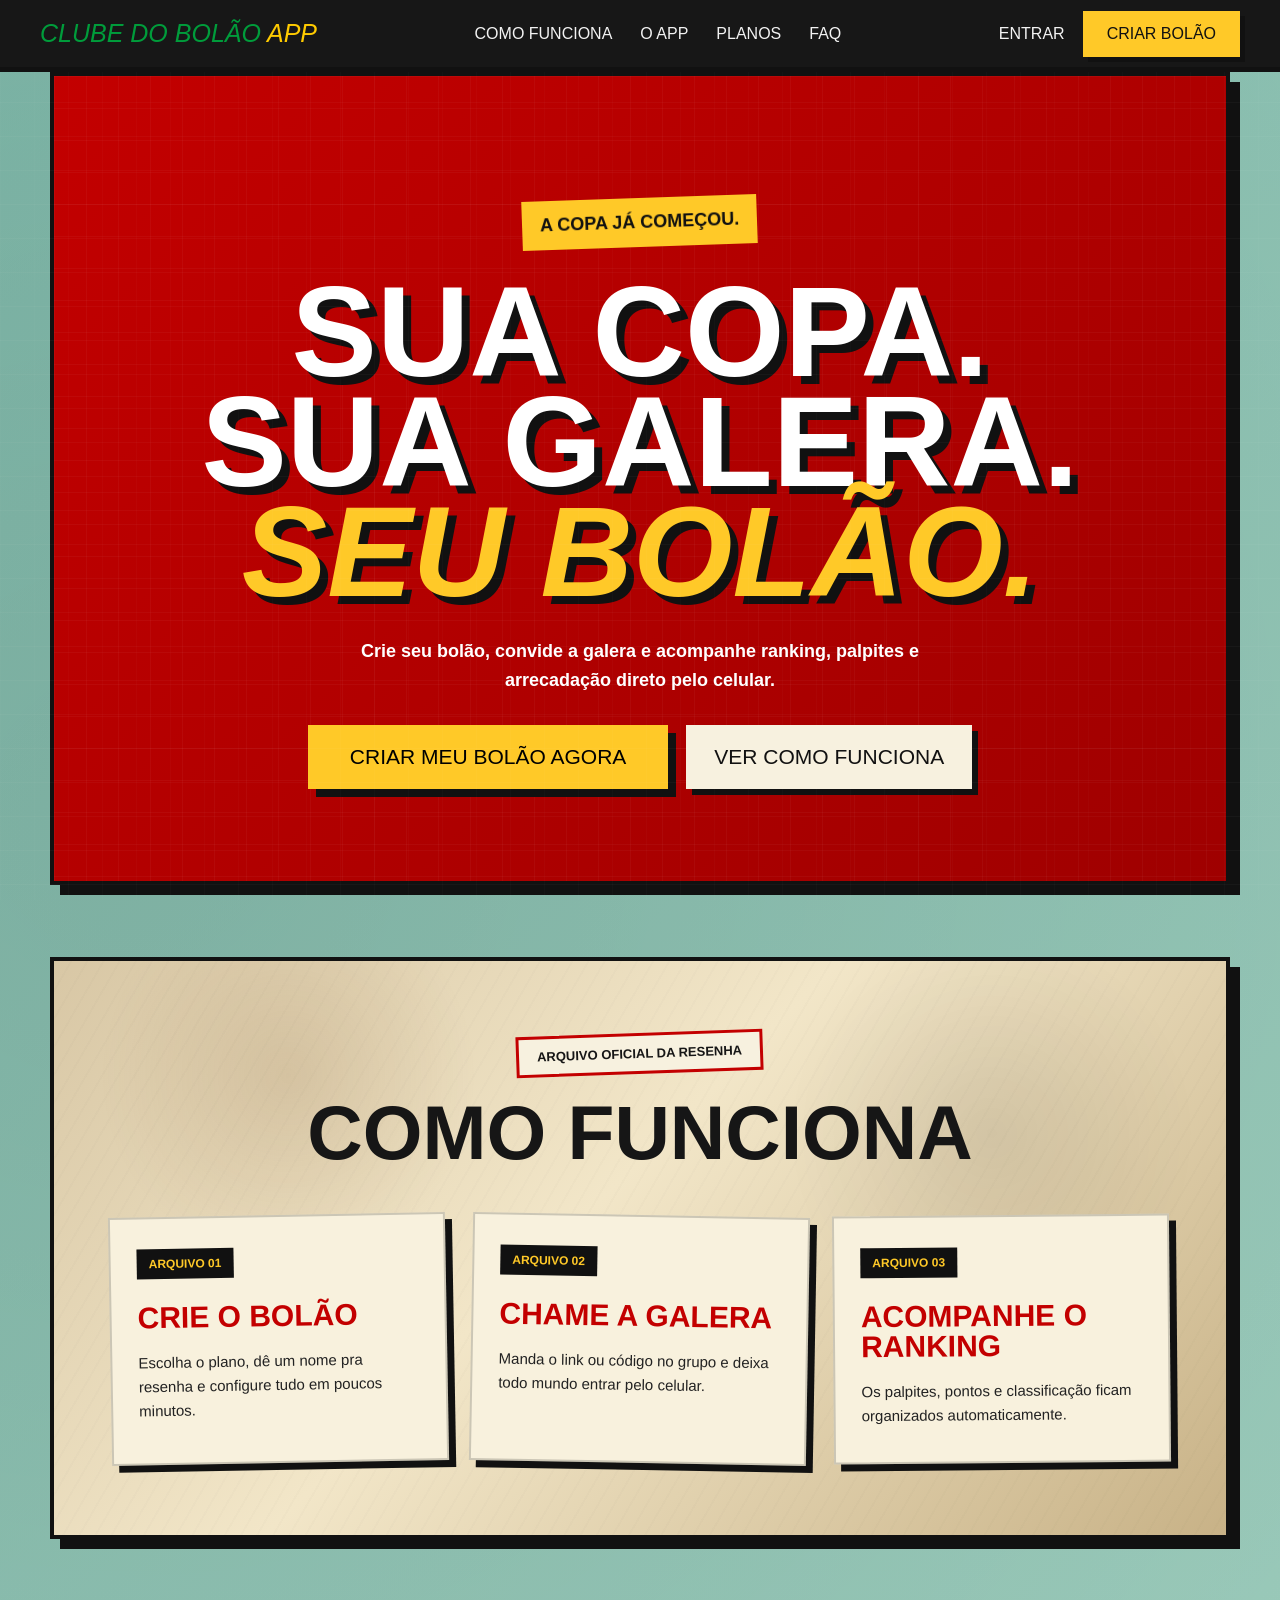
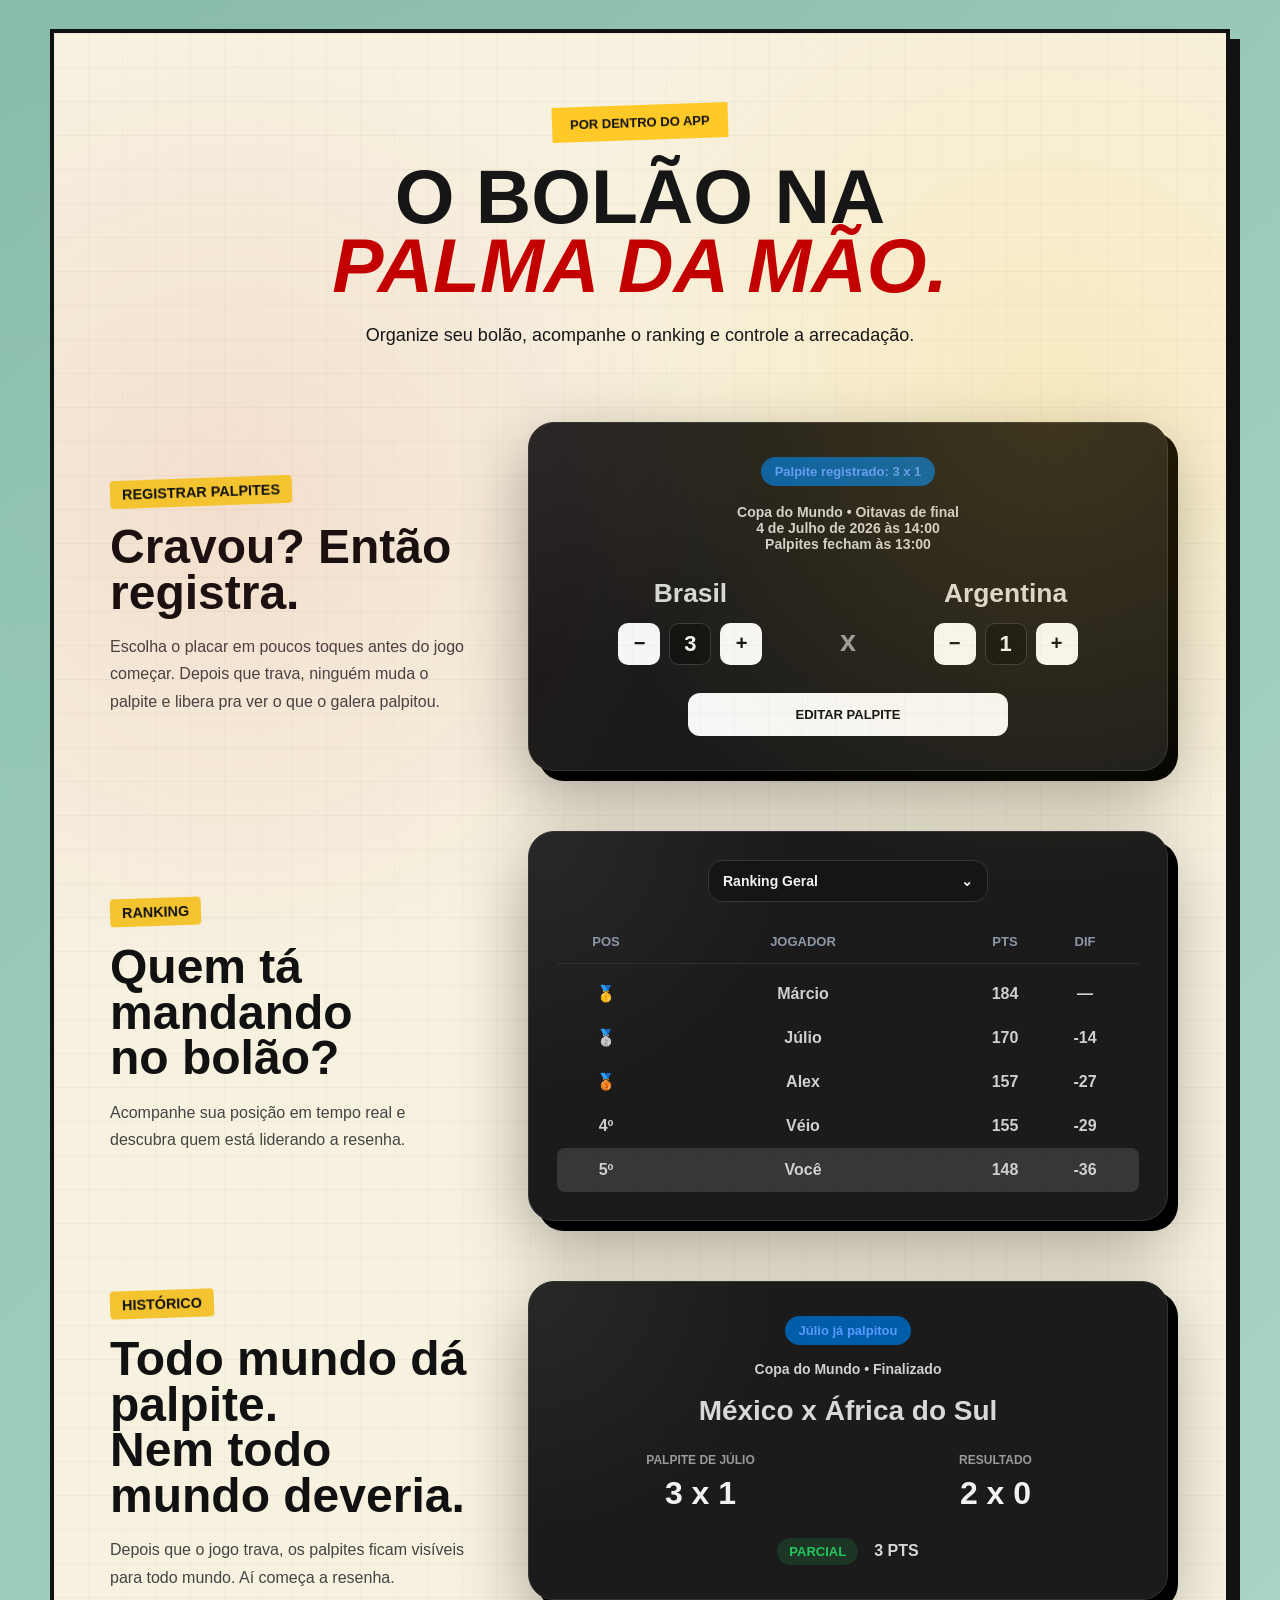
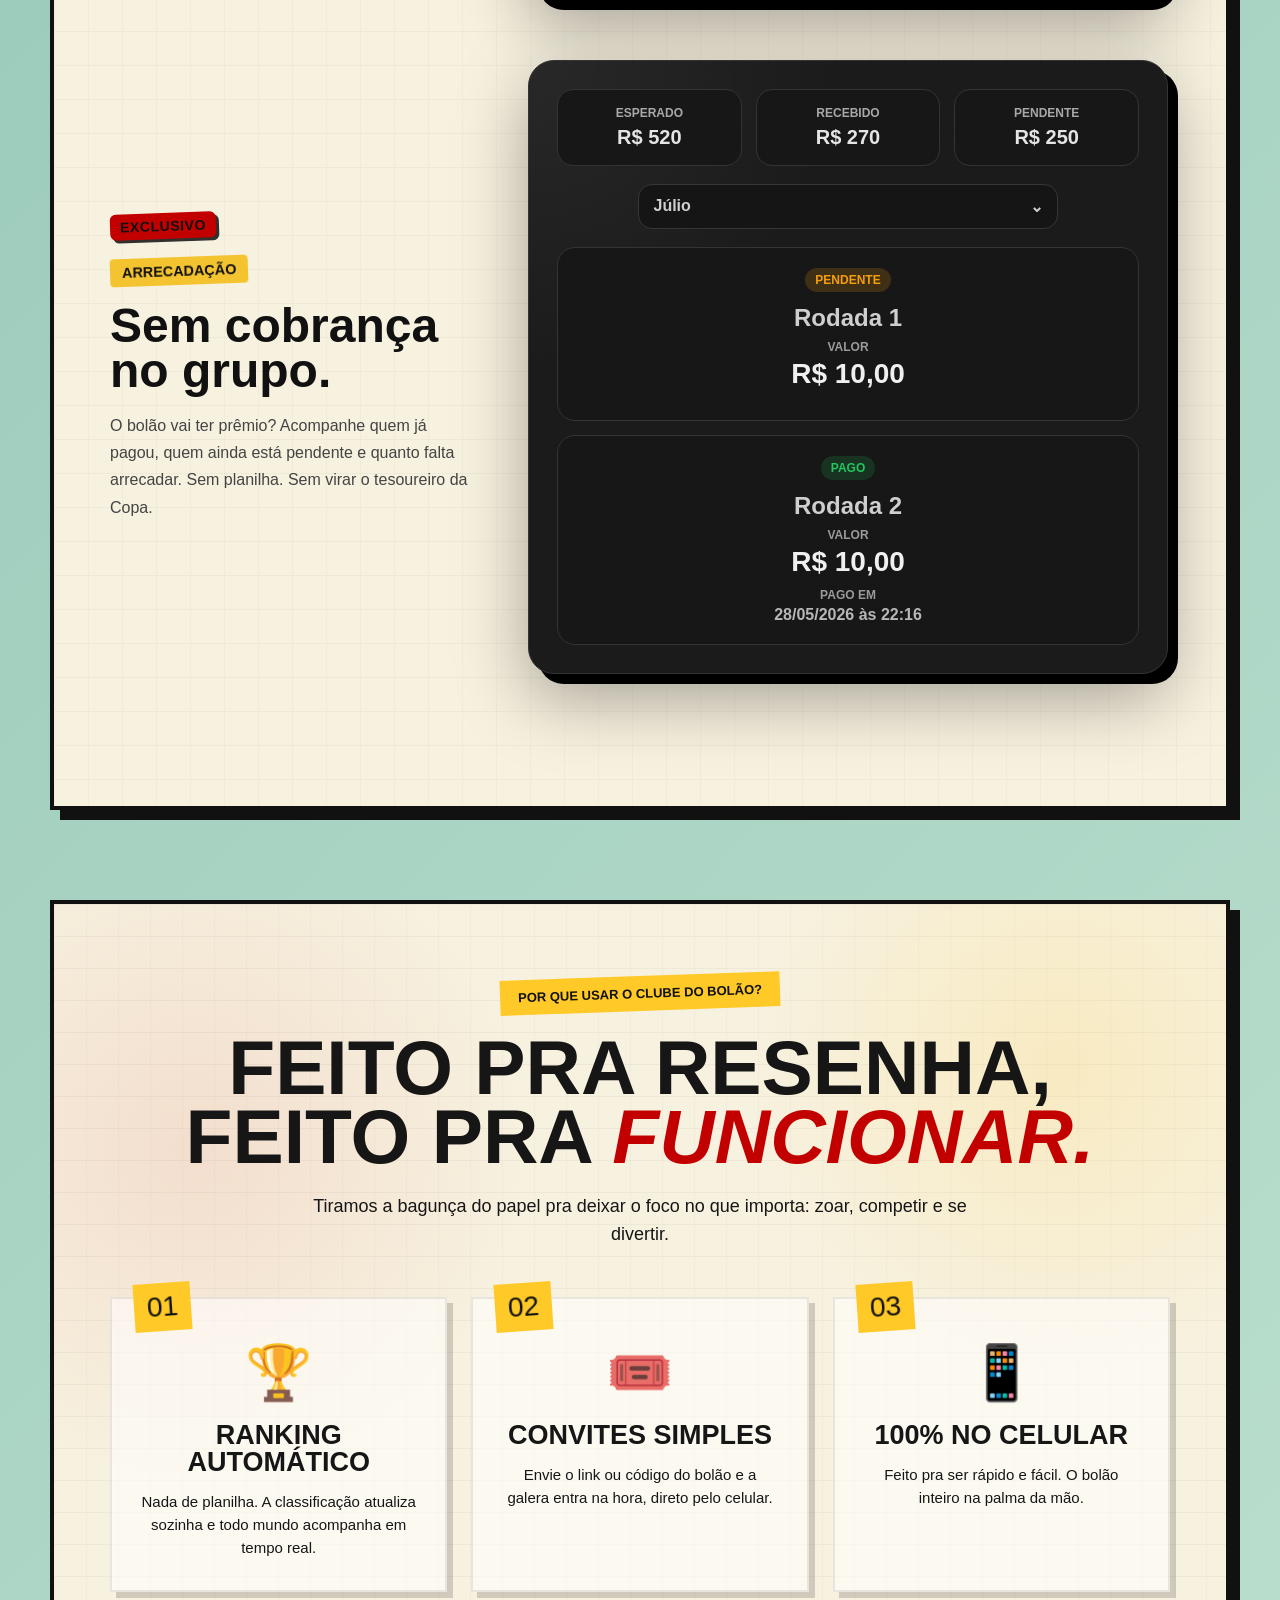
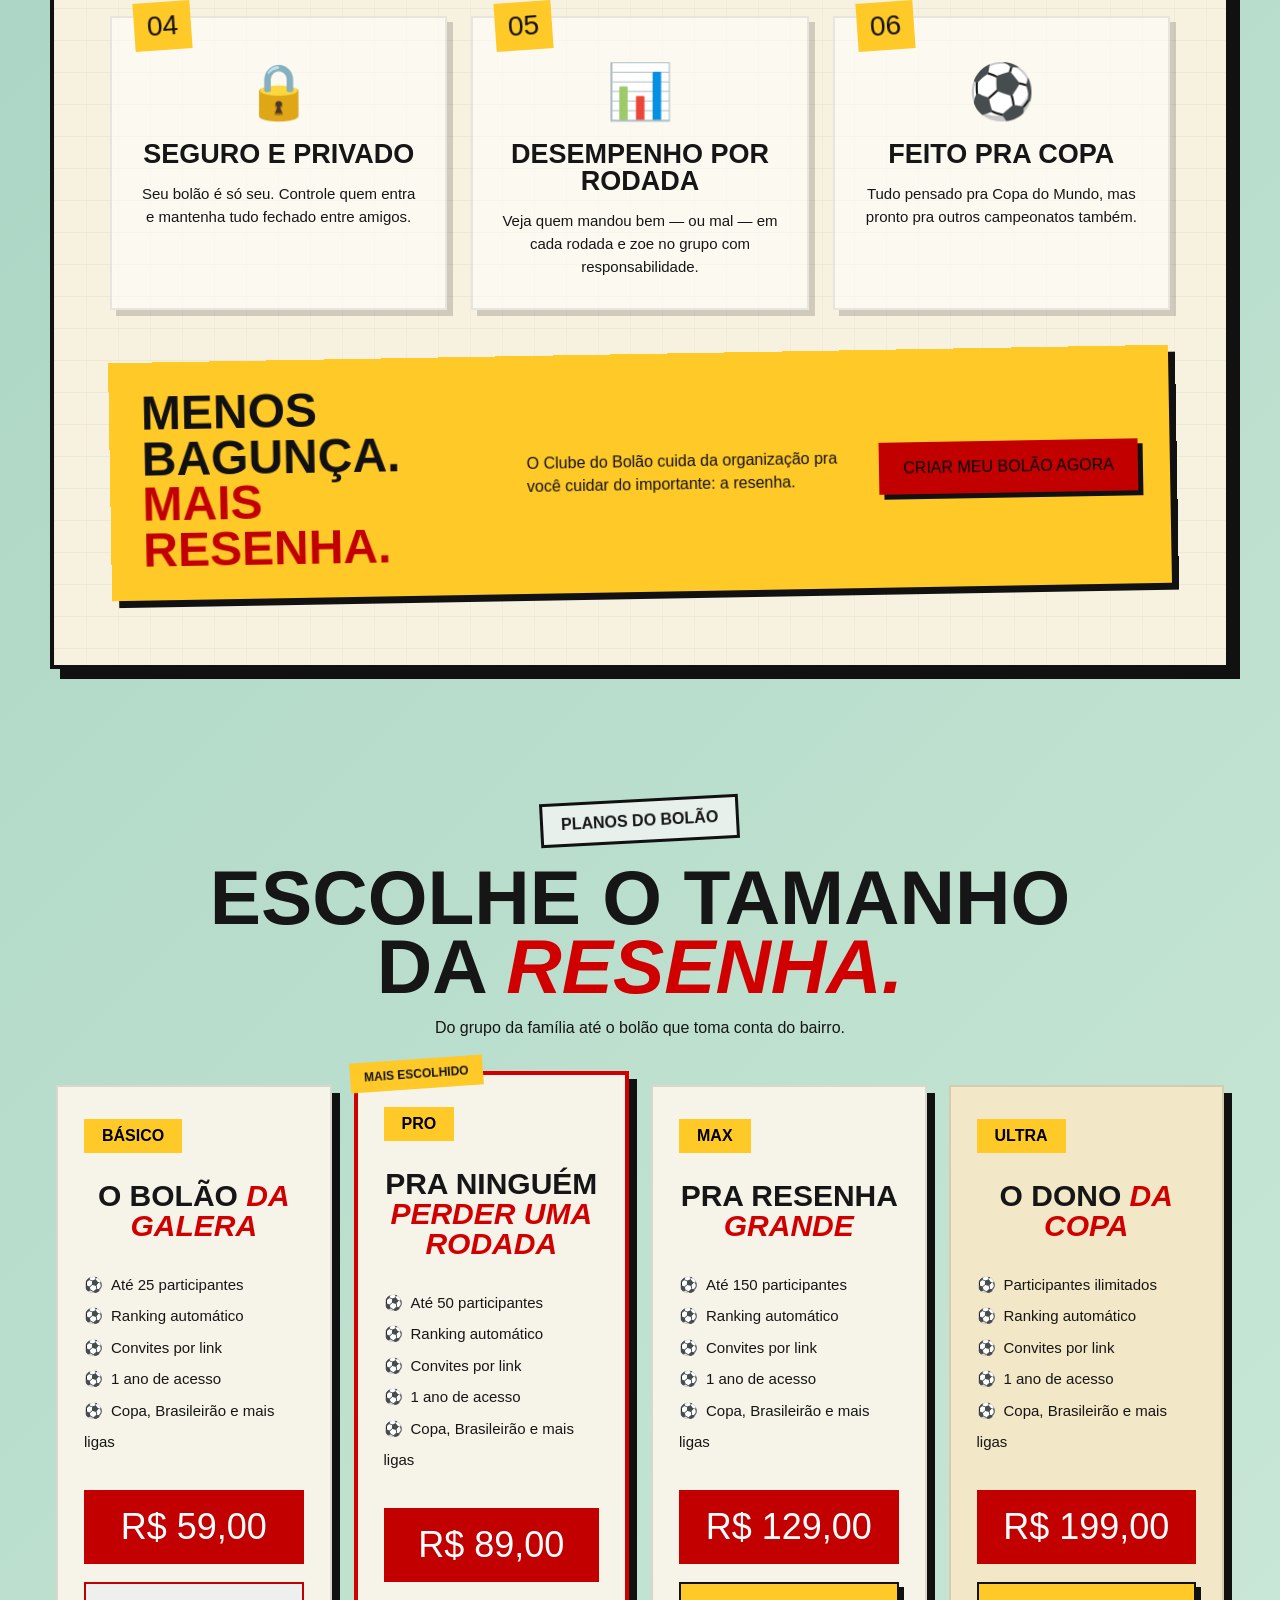
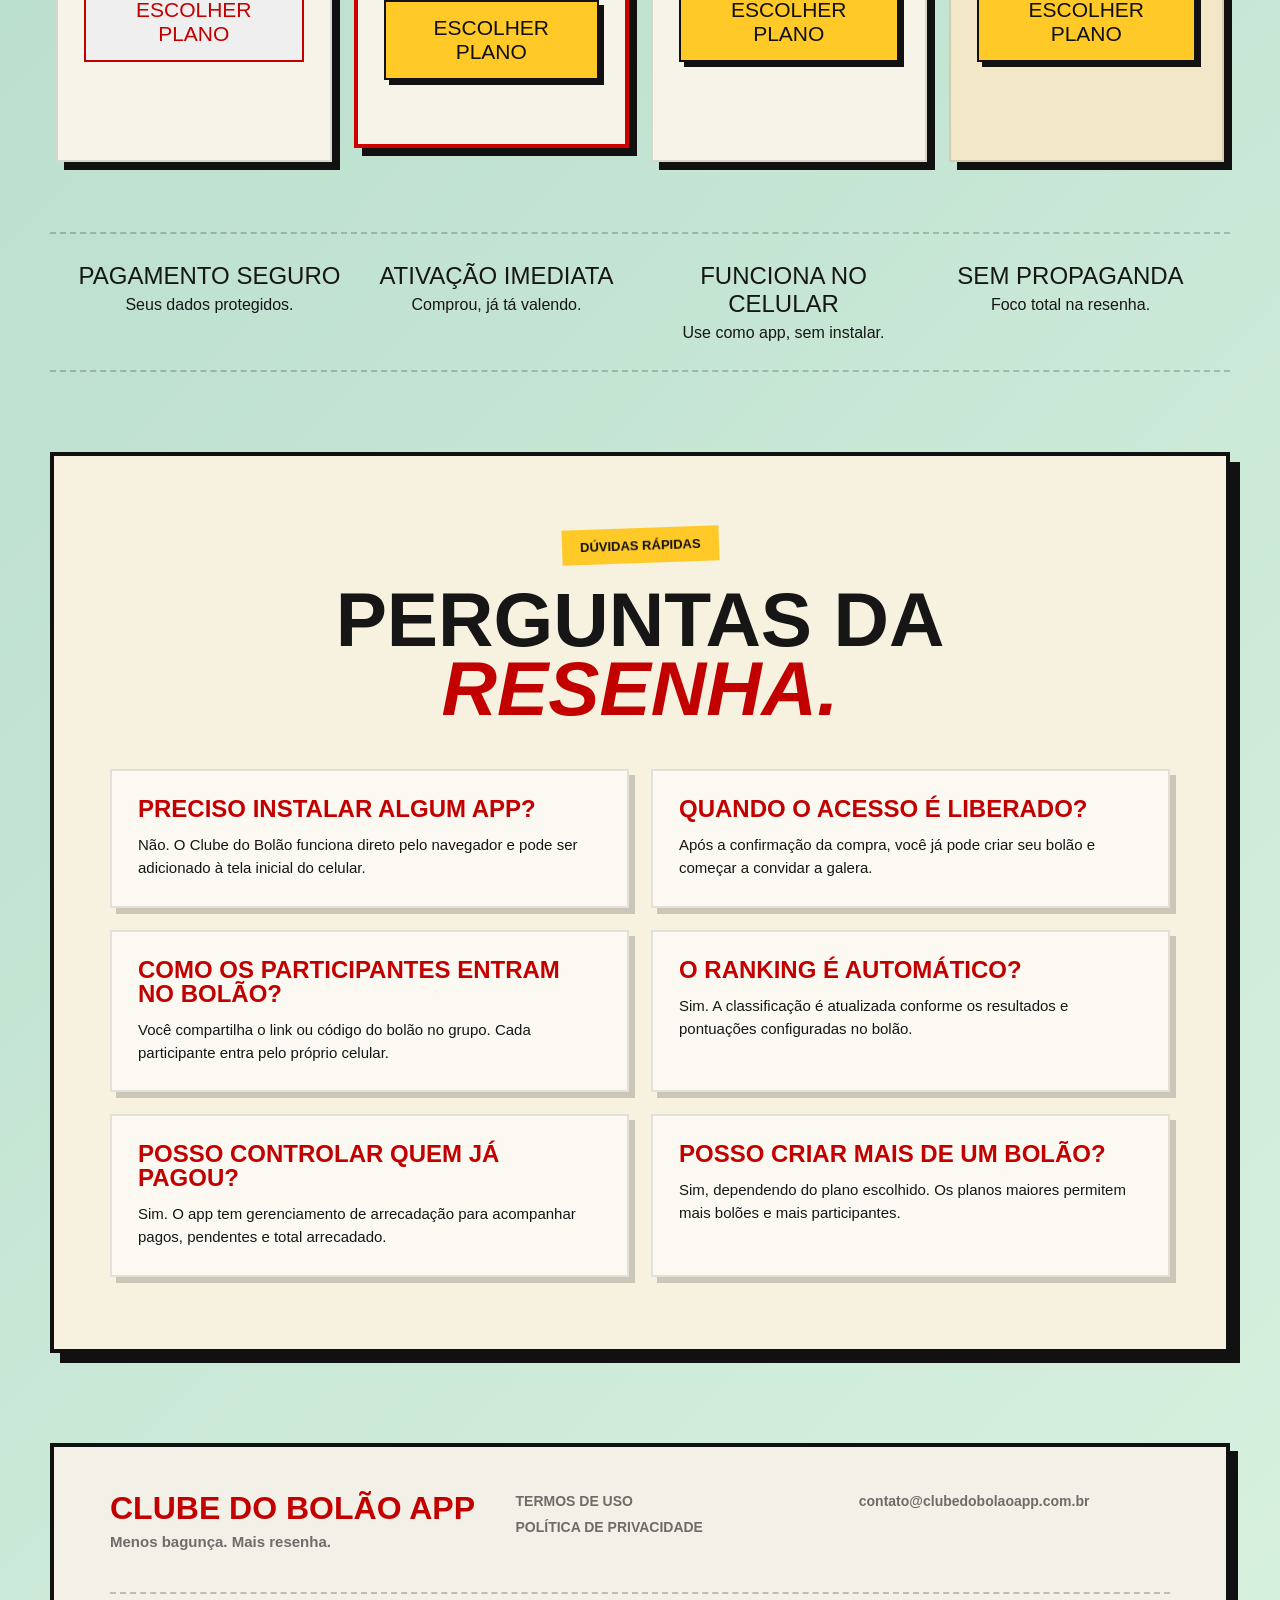
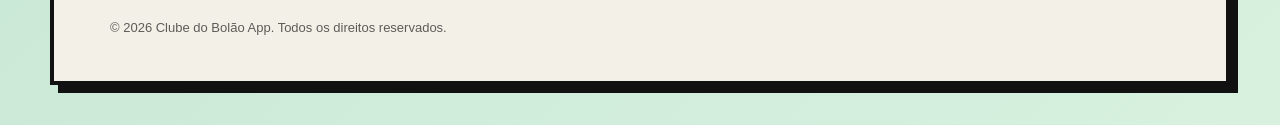
<file: index.html>
<!DOCTYPE html>
<html lang="pt-BR">
<head>
  <meta charset="UTF-8" />
  <meta name="viewport" content="width=device-width, initial-scale=1.0" />

  <title>Clube do Bolão App | Crie seu bolão da Copa</title>

  <meta
    name="description"
    content="Crie seu bolão da Copa, convide a galera, acompanhe ranking automático e controle a arrecadação direto pelo celular."
  />

  <meta name="robots" content="index, follow" />

  <meta property="og:title" content="Clube do Bolão App | O jogo começa no grupo" />
  <meta
    property="og:description"
    content="Organize seu bolão, chame a galera e acompanhe tudo sem bagunça."
  />
  <meta property="og:type" content="website" />
  <meta property="og:url" content="https://clubedobolaoapp.com.br" />
  <meta property="og:image" content="https://clubedobolaoapp.com.br/assets/og-image.png" />

  <link rel="icon" href="./assets/favicon.png" />
  <link rel="stylesheet" href="style.css" />

  <!-- Meta Pixel Code -->
  <script>
  !function(f,b,e,v,n,t,s)
  {if(f.fbq)return;n=f.fbq=function(){n.callMethod?
  n.callMethod.apply(n,arguments):n.queue.push(arguments)};
  if(!f._fbq)f._fbq=n;n.push=n;n.loaded=!0;n.version='2.0';
  n.queue=[];t=b.createElement(e);t.async=!0;
  t.src=v;s=b.getElementsByTagName(e)[0];
  s.parentNode.insertBefore(t,s)}(window, document,'script',
  'https://connect.facebook.net/en_US/fbevents.js');
  fbq('init', '1551832153314438');
  fbq('track', 'PageView');
  </script>
  <noscript><img height="1" width="1" style="display:none"
  src="https://www.facebook.com/tr?id=1551832153314438&ev=PageView&noscript=1"
  /></noscript>
  <!-- End Meta Pixel Code -->  

</head>

<body>
<header class="header">
  <a class="logo" href="#">
    <span class="logo-clube">Clube do</span>
    <span class="logo-bolao">Bolão</span>
    <span class="logo-app">App</span>
  </a>

  <nav class="top-nav">
    <a href="#como-funciona">Como funciona</a>
    <a href="#app">O app</a>
    <a href="#planos">Planos</a>
    <a href="#faq">FAQ</a>
  </nav>

  <div class="header-actions">
    <a class="login-link" href="https://app.clubedobolaoapp.com.br/login">Entrar</a>
    <a class="header-cta" href="#planos">Criar bolão</a>
  </div>
</header>

<section class="hero hero-clean">
  <div class="hero-clean-inner">
    <p class="hero-kicker">A Copa já começou.</p>

    <h1>
      Sua Copa.<br />
      Sua Galera.<br />
      <span>Seu Bolão.</span>
    </h1>

    <p class="hero-clean-subtitle">
      Crie seu bolão, convide a galera e acompanhe ranking, palpites e arrecadação direto pelo celular.
    </p>

    <div class="hero-clean-actions">
      <a class="main-cta" href="#planos">CRIAR MEU BOLÃO AGORA</a>
      <a class="secondary-cta" href="#app">Ver como funciona</a>
    </div>
  </div>
</section>

<!--

<section class="cinematic-cta">
  <div class="cta-photo-card">
    <div class="tape tape-top"></div>

    <img
        src="./assets/hero-boteco.png"
        alt="Boteco com faixa do Clube do Bolão App"
    />

    
  </div>

  <div class="cinematic-copy">
    <p class="cta-kicker">A Copa vai começar.</p>

    <h2>
      Sua Copa.<br />
      Sua Galera.<br />
      Seu Bolão.
      
    </h2>

    <p class="cta-text">
      Crie seu bolão, convide a galera e deixa que o app faz o resto.
    </p>

    <a href="#planos" class="cinematic-button">
      Criar meu bolão agora
    </a>
  </div>
</section>

-->

<section class="how-it-works" id="como-funciona">
  <p class="archive-label">Arquivo oficial da resenha</p>

  <h2>
    Como funciona<br />

  </h2>

  <div class="steps-grid">
    <article class="step-card">
      <span class="file-code">ARQUIVO 01</span>
      <strong>Crie o bolão</strong>
      <p>Escolha o plano, dê um nome pra resenha e configure tudo em poucos minutos.</p>
    </article>

    <article class="step-card">
      <span class="file-code">ARQUIVO 02</span>
      <strong>Chame a galera</strong>
      <p>Manda o link ou código no grupo e deixa todo mundo entrar pelo celular.</p>
    </article>

    <article class="step-card">
      <span class="file-code">ARQUIVO 03</span>
      <strong>Acompanhe o ranking</strong>
      <p>Os palpites, pontos e classificação ficam organizados automaticamente.</p>
    </article>
  </div>
</section>

<section class="app-preview-section" id="app">
  <p class="app-preview-label">Por dentro do app</p>

  <h2>
    O bolão na<br />
    <span>palma da mão.</span>
  </h2>

  <p class="app-preview-subtitle">
    Organize seu bolão, acompanhe o ranking e controle a arrecadação.
  </p>
<!--
  <div class="app-preview-grid">
    <article class="app-screen-card">
      <div class="phone-frame">
        <img src="./assets/screen-meus-boloes.png" alt="Tela Meus Bolões" />
      </div>

      <h3>Meus bolões</h3>
      <p>Crie e acompanhe todos os seus bolões em um único lugar.</p>
    </article>

    <article class="app-screen-card">
      <div class="phone-frame">
        <img src="./assets/screen-ranking.png" alt="Tela de Ranking" />
      </div>

      <h3>Ranking automático</h3>
      <p>Pontuação atualizada automaticamente.</p>
    </article>

    <article class="app-screen-card featured-screen">
      <span class="exclusive-tag">Exclusivo</span>

      <div class="phone-frame">
        <img src="./assets/screen-arrecadacao.png" alt="Tela de Arrecadação" />
      </div>

      <h3>Controle a arrecadação</h3>
      <p>Chega de cobrança no grupo e planilha improvisada.</p>
    </article>
  </div>

  -->

<div class="app-experience-grid">
  <div class="experience-block">

  <div class="experience-copy">
    <span class="feature-label">
  REGISTRAR Palpites
</span>

    <h3>Cravou? Então registra.</h3>

    <p>
      Escolha o placar em poucos toques antes do jogo começar.
      Depois que trava, ninguém muda o palpite e libera pra ver o que o galera palpitou.
    </p>
  </div>

  <div class="prediction-card">

    <div class="prediction-status">
      Palpite registrado: 3 x 1
    </div>

    <div class="prediction-meta">
      Copa do Mundo • Oitavas de final<br>
      4 de Julho de 2026 às 14:00<br>
      Palpites fecham às 13:00
    </div>

    <div class="prediction-match">

      <div class="team-side">
        <div class="team-name">Brasil</div>

        <div class="score-control">
          <span class="score-btn">−</span>
          <span class="score-number">3</span>
          <span class="score-btn">+</span>
        </div>
      </div>
      
      <div class="versus">x</div>

      <div class="team-side">
        <div class="team-name">Argentina</div>

        <div class="score-control">
          <span class="score-btn">−</span>
          <span class="score-number">1</span>
          <span class="score-btn">+</span>
        </div>

       
      </div>

       
    </div>
  <div class="prediction-cta">
  Editar palpite
  </div>

  </div>

</div>

<div class="experience-block">

  <div class="experience-copy">

    <span class="feature-label">
      RANKING
    </span>

    <h3>
      Quem tá mandando<br>
      no bolão?
    </h3>

    <p>
      Acompanhe sua posição em tempo real e descubra
      quem está liderando a resenha.
    </p>

  </div>

  <div class="ranking-card">

    <div class="ranking-select">
      <span>Ranking Geral</span>
      <span>⌄</span>
    </div>

    <div class="ranking-table">

      <div class="ranking-row ranking-header">
        <div>POS</div>
        <div>JOGADOR</div>
        <div>PTS</div>
        <div>DIF</div>
      </div>

      <div class="ranking-row">
        <div>🥇</div>
        <div>Márcio</div>
        <div>184</div>
        <div>—</div>
      </div>

      <div class="ranking-row">
        <div>🥈</div>
        <div>Júlio</div>
        <div>170</div>
        <div>-14</div>
      </div>

      <div class="ranking-row">
        <div>🥉</div>
        <div>Alex</div>
        <div>157</div>
        <div>-27</div>
      </div>

      <div class="ranking-row">
        <div>4º</div>
        <div>Véio</div>
        <div>155</div>
        <div>-29</div>
      </div>

      <div class="ranking-row current-user">
        <div>5º</div>
        <div>Você</div>
        <div>148</div>
        <div>-36</div>
      </div>

    </div>

  </div>

</div>

<div class="experience-block">

  <div class="experience-copy">
    <span class="feature-label">HISTÓRICO</span>

    <h3>
      Todo mundo dá palpite.<br>
      Nem todo mundo deveria.
    </h3>

    <p>
      Depois que o jogo trava, os palpites ficam visíveis para todo mundo.
      Aí começa a resenha.
    </p>
  </div>

  <div class="history-card">

    <div class="history-pill">
      Júlio já palpitou
    </div>

    <div class="history-meta">
      Copa do Mundo • Finalizado
    </div>

    <div class="history-match">
      México x África do Sul
    </div>

    <div class="history-scores">
      <div class="history-score">
        <span>Palpite de Júlio</span>
        <strong>3 x 1</strong>
      </div>

      <div class="history-score">
        <span>Resultado</span>
        <strong>2 x 0</strong>
      </div>
    </div>

    <div class="history-result">
      <span>PARCIAL</span>
      <strong>3 PTS</strong>
    </div>

  </div>

</div>

<div class="experience-block">

  <div class="experience-copy">
    <span class="exclusive-badge">EXCLUSIVO</span> <br>
    <br>
    <span class="feature-label">ARRECADAÇÃO</span>

    <h3>
      Sem cobrança<br>
      no grupo.
    </h3>

    <p>
      O bolão vai ter prêmio? Acompanhe quem já pagou, quem ainda está pendente e quanto falta arrecadar.
      Sem planilha. Sem virar o tesoureiro da Copa.
    </p>
  </div>

  <div class="payments-card">

    <div class="payments-summary">
      <div class="payments-summary-card">
        <span>Esperado</span>
        <strong>R$ 520</strong>
      </div>

      <div class="payments-summary-card">
        <span>Recebido</span>
        <strong>R$ 270</strong>
      </div>

      <div class="payments-summary-card">
        <span>Pendente</span>
        <strong>R$ 250</strong>
      </div>
    </div>

    <div class="payments-select">
      <span>Júlio</span>
      <span>⌄</span>
    </div>

    <div class="payments-item">
      <span class="payments-badge pending">PENDENTE</span>
      <h4>Rodada 1</h4>

      <div class="payments-label">Valor</div>
      <div class="payments-value">R$ 10,00</div>
    </div>

    <div class="payments-item">
      <span class="payments-badge paid">PAGO</span>
      <h4>Rodada 2</h4>

      <div class="payments-label">Valor</div>
      <div class="payments-value">R$ 10,00</div>

      <div class="payments-label">Pago em</div>
      <div class="payments-date">28/05/2026 às 22:16</div>
    </div>

  </div>

</div>


</section>

<section class="features-section" id="recursos">
  <p class="features-label">Por que usar o Clube do Bolão?</p>

  <h2>
    Feito pra resenha,<br />
    feito pra <span>funcionar.</span>
  </h2>

  <p class="features-subtitle">
    Tiramos a bagunça do papel pra deixar o foco no que importa: zoar, competir e se divertir.
  </p>

  <div class="features-grid">
    <article class="feature-card">
      <span class="feature-number">01</span>
      <div class="feature-icon">🏆</div>
      <h3>Ranking automático</h3>
      <p>Nada de planilha. A classificação atualiza sozinha e todo mundo acompanha em tempo real.</p>
    </article>

    <article class="feature-card">
      <span class="feature-number">02</span>
      <div class="feature-icon">🎟️</div>
      <h3>Convites simples</h3>
      <p>Envie o link ou código do bolão e a galera entra na hora, direto pelo celular.</p>
    </article>

    <article class="feature-card">
      <span class="feature-number">03</span>
      <div class="feature-icon">📱</div>
      <h3>100% no celular</h3>
      <p>Feito pra ser rápido e fácil. O bolão inteiro na palma da mão.</p>
    </article>

    <article class="feature-card">
      <span class="feature-number">04</span>
      <div class="feature-icon">🔒</div>
      <h3>Seguro e privado</h3>
      <p>Seu bolão é só seu. Controle quem entra e mantenha tudo fechado entre amigos.</p>
    </article>

    <article class="feature-card">
      <span class="feature-number">05</span>
      <div class="feature-icon">📊</div>
      <h3>Desempenho por rodada</h3>
      <p>Veja quem mandou bem — ou mal — em cada rodada e zoe no grupo com responsabilidade.</p>
    </article>

    <article class="feature-card">
      <span class="feature-number">06</span>
      <div class="feature-icon">⚽</div>
      <h3>Feito pra Copa</h3>
      <p>Tudo pensado pra Copa do Mundo, mas pronto pra outros campeonatos também.</p>
    </article>
  </div>

  <div class="features-banner">
    <strong>Menos bagunça. <span>Mais resenha.</span></strong>
    <p>O Clube do Bolão cuida da organização pra você cuidar do importante: a resenha.</p>
    <a href="#planos">Criar meu bolão agora</a>
  </div>
</section>

<!--

  <main>
    <section class="hero">
      <div class="stamp">O jogo começa no grupo.</div>

      <h1>
        Vive a paixão<br />
        <span>da resenha</span>
      </h1>

      <p>
        Organize seu bolão, convide a galera e acompanhe tudo sem bagunça.
      </p>

      <a class="main-cta" href="#planos">Começar agora</a>
    </section>

    -->

   <section class="pricing" id="planos">
  <p class="section-label">Planos do bolão</p>

  <h2>
    Escolhe o tamanho<br />
    da <span>resenha.</span>
  </h2>

  <p class="section-subtitle">
    Do grupo da família até o bolão que toma conta do bairro.
  </p>

  <div class="plans-grid">
    <article class="plan-card">
      <h3>Básico</h3>
      <h4>O bolão <span>da galera</span></h4>
      <ul>
        <li>Até 25 participantes</li>
        <li>Ranking automático</li>
        <li>Convites por link</li>
        <li>1 ano de acesso</li>
        <li>Copa, Brasileirão e mais ligas</li>
      </ul>
      <div class="price">R$ 59,00</div>
      <button type="button" class="plan-button" onclick="prepararCheckout('basic', this)">
  ESCOLHER PLANO
</button>

<div class="checkout-area"></div>
    </article>

    <article class="plan-card featured">
      <div class="badge">Mais escolhido</div>
      <h3>Pro</h3>
      <h4>Pra ninguém <span>perder uma rodada</span></h4>
      <ul>
        <li>Até 50 participantes</li>
        <li>Ranking automático</li>
        <li>Convites por link</li>
        <li>1 ano de acesso</li>
        <li>Copa, Brasileirão e mais ligas</li>
      </ul>
      <div class="price">R$ 89,00</div>
      <button type="button" class="plan-button yellow" onclick="prepararCheckout('pro', this)">
  ESCOLHER PLANO
</button>

<div class="checkout-area"></div>
    </article>

    <article class="plan-card">
      <h3>Max</h3>
      <h4>Pra resenha <span>grande</span></h4>
      <ul>
        <li>Até 150 participantes</li>
        <li>Ranking automático</li>
        <li>Convites por link</li>
        <li>1 ano de acesso</li>
        <li>Copa, Brasileirão e mais ligas</li>
      </ul>
      <div class="price">R$ 129,00</div>
      <button type="button" class="plan-button yellow" onclick="prepararCheckout('max', this)">
  ESCOLHER PLANO
</button>

<div class="checkout-area"></div>
    </article>

    <article class="plan-card ultra">
      <h3>Ultra</h3>
      <h4>O dono <span>da Copa</span></h4>
      <ul>
        <li>Participantes ilimitados</li>
        <li>Ranking automático</li>
        <li>Convites por link</li>
        <li>1 ano de acesso</li>
        <li>Copa, Brasileirão e mais ligas</li>
      </ul>
      <div class="price">R$ 199,00</div>
      <button type="button" class="plan-button yellow" onclick="prepararCheckout('ultra', this)">
  ESCOLHER PLANO
</button>

<div class="checkout-area"></div>
    </article>
  </div>

 
</section>
    <section class="benefits">
      <div>
        <strong>Pagamento seguro</strong>
        <span>Seus dados protegidos.</span>
      </div>
      <div>
        <strong>Ativação imediata</strong>
        <span>Comprou, já tá valendo.</span>
      </div>
      <div>
        <strong>Funciona no celular</strong>
        <span>Use como app, sem instalar.</span>
      </div>
      <div>
        <strong>Sem propaganda</strong>
        <span>Foco total na resenha.</span>
      </div>
    </section>

<!--


    <section class="final-cta">
      <div>
        <p>A Copa vai começar.</p>
        <h2>
          Chega de bagunça.<br />
          <span>Cria teu bolão agora!</span>
        </h2>
        <a class="main-cta yellow" href="#planos">Criar meu bolão</a>
      </div>
    </section>
  </main>

  -->


<body>

 
<div id="checkoutArea"></div>

<script>
async function prepararCheckout(planCode, buttonElement) {
  const checkoutArea =
    buttonElement.closest(".plan-card").querySelector(".checkout-area");

  let shouldResetButton = true;

  checkoutArea.innerHTML = `
    <div class="checkout-loading">
      Preparando seu checkout...<br>
      Você será redirecionado automaticamente.
    </div>
  `;

  if (buttonElement) {
    buttonElement.disabled = true;
    buttonElement.classList.add("is-loading");
    buttonElement.dataset.originalText = buttonElement.innerText;
    buttonElement.innerText = "Preparando...";
  }

  try {
    if (typeof fbq === "function") {
      fbq("track", "InitiateCheckout", {
        plan_code: planCode
      });
    }

    const response = await fetch(
      "https://dymwbyoqmvmoafduewpx.supabase.co/functions/v1/create-checkout",
      {
        method: "POST",
        headers: {
          "Content-Type": "application/json"
        },
        body: JSON.stringify({
          plan_code: planCode,
          flow: "landing"
        })
      }
    );

    const data = await response.json();

    if (!response.ok || !data.checkout_url) {
      checkoutArea.innerHTML = `
        <div class="checkout-error">
          Não foi possível iniciar o checkout.
          Tente novamente.
        </div>
      `;
      return;
    }

shouldResetButton = false;

if (buttonElement) {
  buttonElement.style.display = "none";
}

if (typeof fbq === "function") {
      fbq("trackCustom", "CheckoutReady", {
        plan_code: planCode
      });
    }

    checkoutArea.innerHTML = `
      <div class="checkout-ready">
        <p>Seu checkout está pronto.</p>
        <p class="checkout-small">
          Redirecionando para o pagamento...
        </p>

        <a
          href="${data.checkout_url}"
          class="checkout-link"
        >
          Continuar para o pagamento
        </a>
      </div>
    `;

    const checkoutLink = checkoutArea.querySelector(".checkout-link");

    checkoutLink.addEventListener("click", function () {
      if (typeof fbq === "function") {
        fbq("trackCustom", "CheckoutRedirect", {
          plan_code: planCode,
          method: "manual"
        });
      }
    });

    setTimeout(function () {
      if (typeof fbq === "function") {
        fbq("trackCustom", "CheckoutRedirect", {
          plan_code: planCode,
          method: "auto"
        });
      }

      window.location.href = data.checkout_url;
    }, 900);

  } catch (err) {
    console.error(err);

    checkoutArea.innerHTML = `
      <div class="checkout-error">
        Erro de conexão.
        Tente novamente.
      </div>
    `;

if (buttonElement) {
  buttonElement.style.display = "";
}    

  } finally {
if (buttonElement && shouldResetButton) {
  buttonElement.disabled = false;
  buttonElement.style.display = "";
  buttonElement.classList.remove("is-loading");
  buttonElement.innerText =
    buttonElement.dataset.originalText || "Comprar";
}
  }
}
</script>

</body> 

<section class="faq-section" id="faq">
  <p class="faq-label">Dúvidas rápidas</p>

  <h2>
    Perguntas da<br />
    <span>resenha.</span>
  </h2>

  <div class="faq-list">
    <article class="faq-item">
      <h3>Preciso instalar algum app?</h3>
      <p>Não. O Clube do Bolão funciona direto pelo navegador e pode ser adicionado à tela inicial do celular.</p>
    </article>

    <article class="faq-item">
      <h3>Quando o acesso é liberado?</h3>
      <p>Após a confirmação da compra, você já pode criar seu bolão e começar a convidar a galera.</p>
    </article>

    <article class="faq-item">
      <h3>Como os participantes entram no bolão?</h3>
      <p>Você compartilha o link ou código do bolão no grupo. Cada participante entra pelo próprio celular.</p>
    </article>

    <article class="faq-item">
      <h3>O ranking é automático?</h3>
      <p>Sim. A classificação é atualizada conforme os resultados e pontuações configuradas no bolão.</p>
    </article>

    <article class="faq-item">
      <h3>Posso controlar quem já pagou?</h3>
      <p>Sim. O app tem gerenciamento de arrecadação para acompanhar pagos, pendentes e total arrecadado.</p>
    </article>

    <article class="faq-item">
      <h3>Posso criar mais de um bolão?</h3>
      <p>Sim, dependendo do plano escolhido. Os planos maiores permitem mais bolões e mais participantes.</p>
    </article>
  </div>
</section>

<footer class="site-footer">
  <div class="footer-brand">
    <strong>Clube do Bolão App</strong>
    <p>Menos bagunça. Mais resenha.</p>
  </div>

 <nav class="footer-links">
  <a href="termos.html">Termos de Uso</a>
  <a href="privacidade.html">Política de Privacidade</a>
</nav>

  <div class="footer-contact">
    <a href="mailto:contato@clubedobolaoapp.com.br">
      contato@clubedobolaoapp.com.br
    </a>
  </div>

  <div class="footer-bottom">
    © 2026 Clube do Bolão App. Todos os direitos reservados.
  </div>
</footer>
</file>
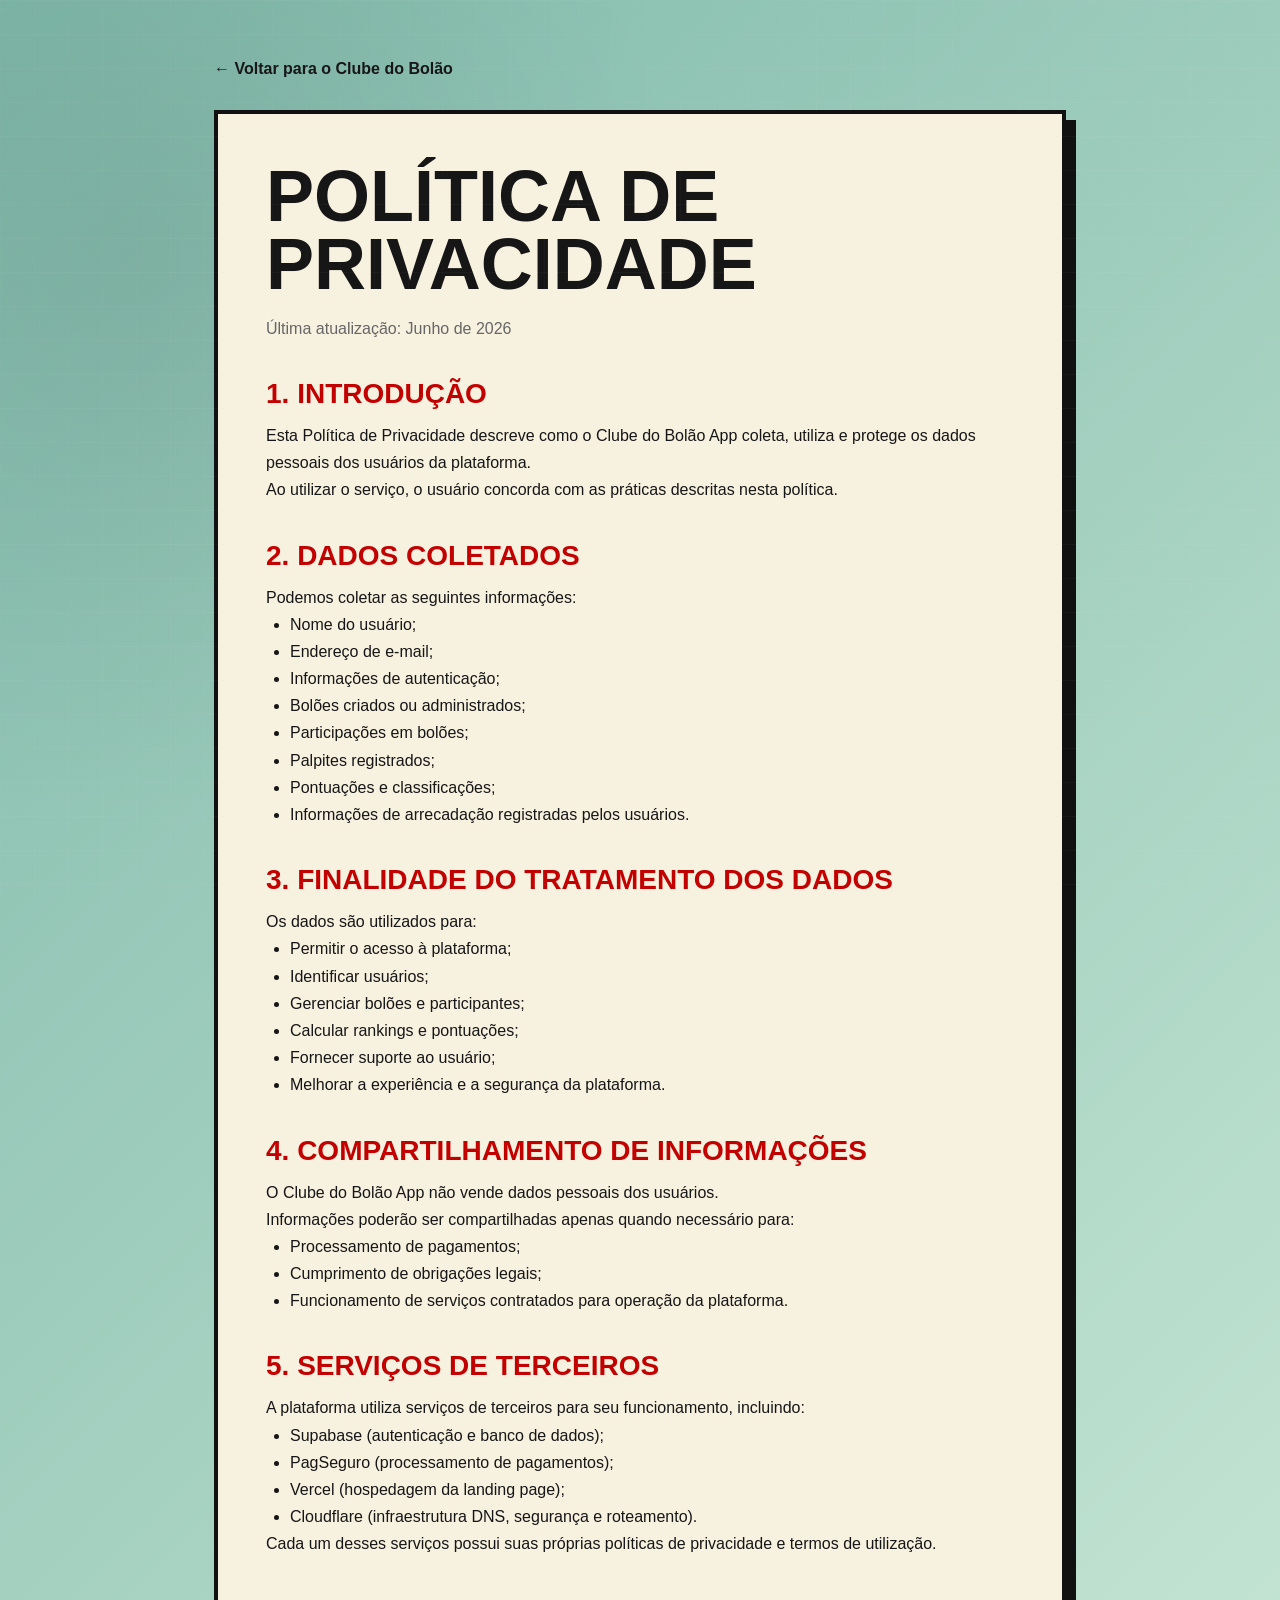
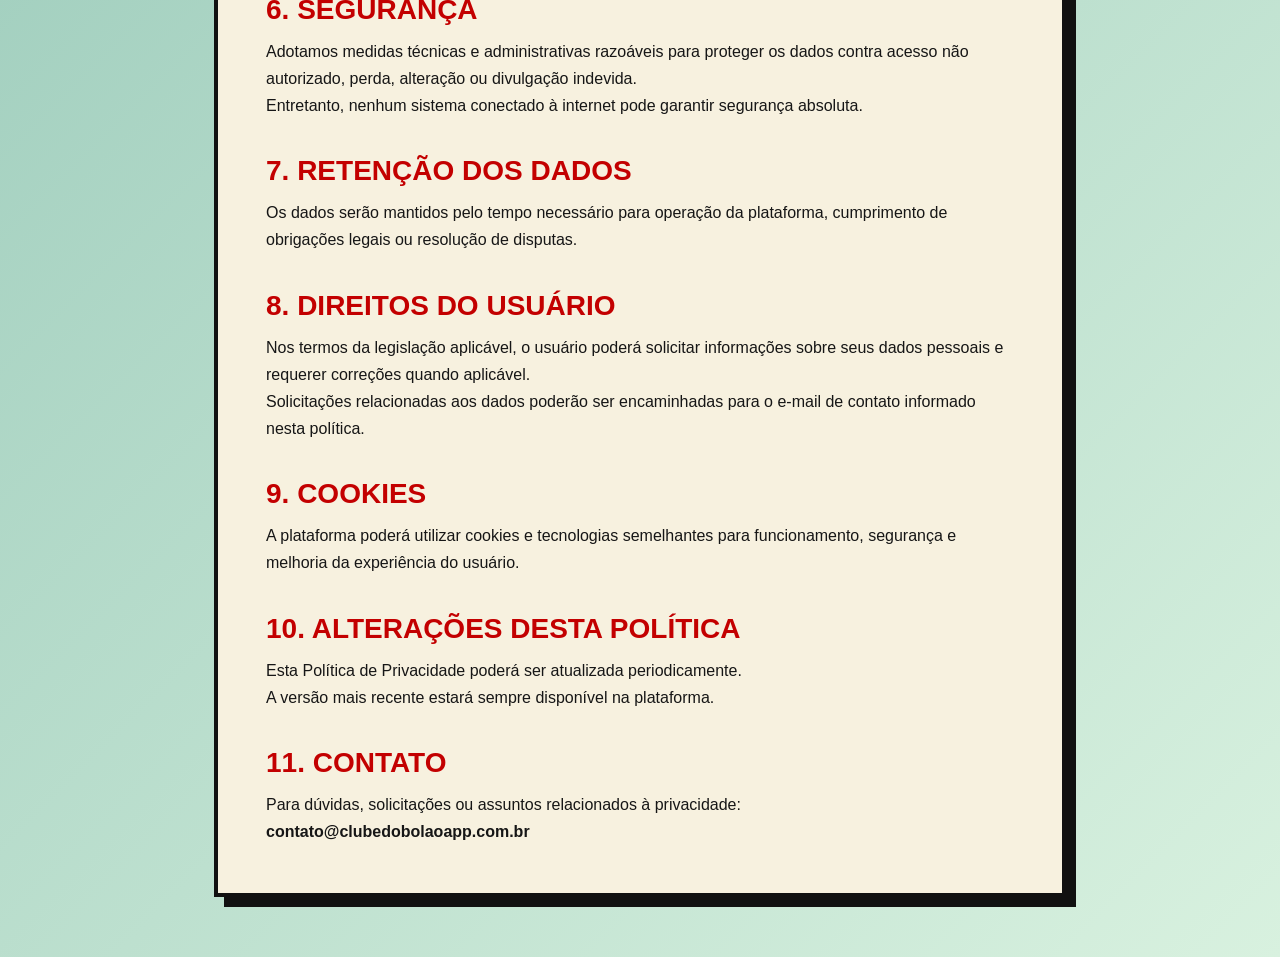
<file: privacidade.html>
<!DOCTYPE html>
<html lang="pt-BR">
<head>
  <meta charset="UTF-8" />
  <meta name="viewport" content="width=device-width, initial-scale=1.0" />

  <title>Política de Privacidade | Clube do Bolão App</title>

  <link rel="stylesheet" href="style.css" />
</head>

<body>

  <main class="legal-page">

    <a class="back-link" href="index.html">
      ← Voltar para o Clube do Bolão
    </a>

    <article class="legal-content">

      <h1>Política de Privacidade</h1>

<p class="legal-date">
  Última atualização: Junho de 2026
</p>

<h2>1. Introdução</h2>

<p>
Esta Política de Privacidade descreve como o Clube do Bolão App coleta,
utiliza e protege os dados pessoais dos usuários da plataforma.
</p>

<p>
Ao utilizar o serviço, o usuário concorda com as práticas descritas nesta
política.
</p>

<h2>2. Dados Coletados</h2>

<p>
Podemos coletar as seguintes informações:
</p>

<ul>
  <li>Nome do usuário;</li>
  <li>Endereço de e-mail;</li>
  <li>Informações de autenticação;</li>
  <li>Bolões criados ou administrados;</li>
  <li>Participações em bolões;</li>
  <li>Palpites registrados;</li>
  <li>Pontuações e classificações;</li>
  <li>Informações de arrecadação registradas pelos usuários.</li>
</ul>

<h2>3. Finalidade do Tratamento dos Dados</h2>

<p>
Os dados são utilizados para:
</p>

<ul>
  <li>Permitir o acesso à plataforma;</li>
  <li>Identificar usuários;</li>
  <li>Gerenciar bolões e participantes;</li>
  <li>Calcular rankings e pontuações;</li>
  <li>Fornecer suporte ao usuário;</li>
  <li>Melhorar a experiência e a segurança da plataforma.</li>
</ul>

<h2>4. Compartilhamento de Informações</h2>

<p>
O Clube do Bolão App não vende dados pessoais dos usuários.
</p>

<p>
Informações poderão ser compartilhadas apenas quando necessário para:
</p>

<ul>
  <li>Processamento de pagamentos;</li>
  <li>Cumprimento de obrigações legais;</li>
  <li>Funcionamento de serviços contratados para operação da plataforma.</li>
</ul>

<h2>5. Serviços de Terceiros</h2>

<p>
A plataforma utiliza serviços de terceiros para seu funcionamento,
incluindo:
</p>

<ul>
  <li>Supabase (autenticação e banco de dados);</li>
  <li>PagSeguro (processamento de pagamentos);</li>
  <li>Vercel (hospedagem da landing page);</li>
  <li>Cloudflare (infraestrutura DNS, segurança e roteamento).</li>
</ul>

<p>
Cada um desses serviços possui suas próprias políticas de privacidade e
termos de utilização.
</p>

<h2>6. Segurança</h2>

<p>
Adotamos medidas técnicas e administrativas razoáveis para proteger os dados
contra acesso não autorizado, perda, alteração ou divulgação indevida.
</p>

<p>
Entretanto, nenhum sistema conectado à internet pode garantir segurança
absoluta.
</p>

<h2>7. Retenção dos Dados</h2>

<p>
Os dados serão mantidos pelo tempo necessário para operação da plataforma,
cumprimento de obrigações legais ou resolução de disputas.
</p>

<h2>8. Direitos do Usuário</h2>

<p>
Nos termos da legislação aplicável, o usuário poderá solicitar informações
sobre seus dados pessoais e requerer correções quando aplicável.
</p>

<p>
Solicitações relacionadas aos dados poderão ser encaminhadas para o e-mail
de contato informado nesta política.
</p>

<h2>9. Cookies</h2>

<p>
A plataforma poderá utilizar cookies e tecnologias semelhantes para
funcionamento, segurança e melhoria da experiência do usuário.
</p>

<h2>10. Alterações desta Política</h2>

<p>
Esta Política de Privacidade poderá ser atualizada periodicamente.
</p>

<p>
A versão mais recente estará sempre disponível na plataforma.
</p>

<h2>11. Contato</h2>

<p>
Para dúvidas, solicitações ou assuntos relacionados à privacidade:
</p>

<p>
<strong>contato@clubedobolaoapp.com.br</strong>
</p>


    </article>

  </main>

</body>
</html>
</file>
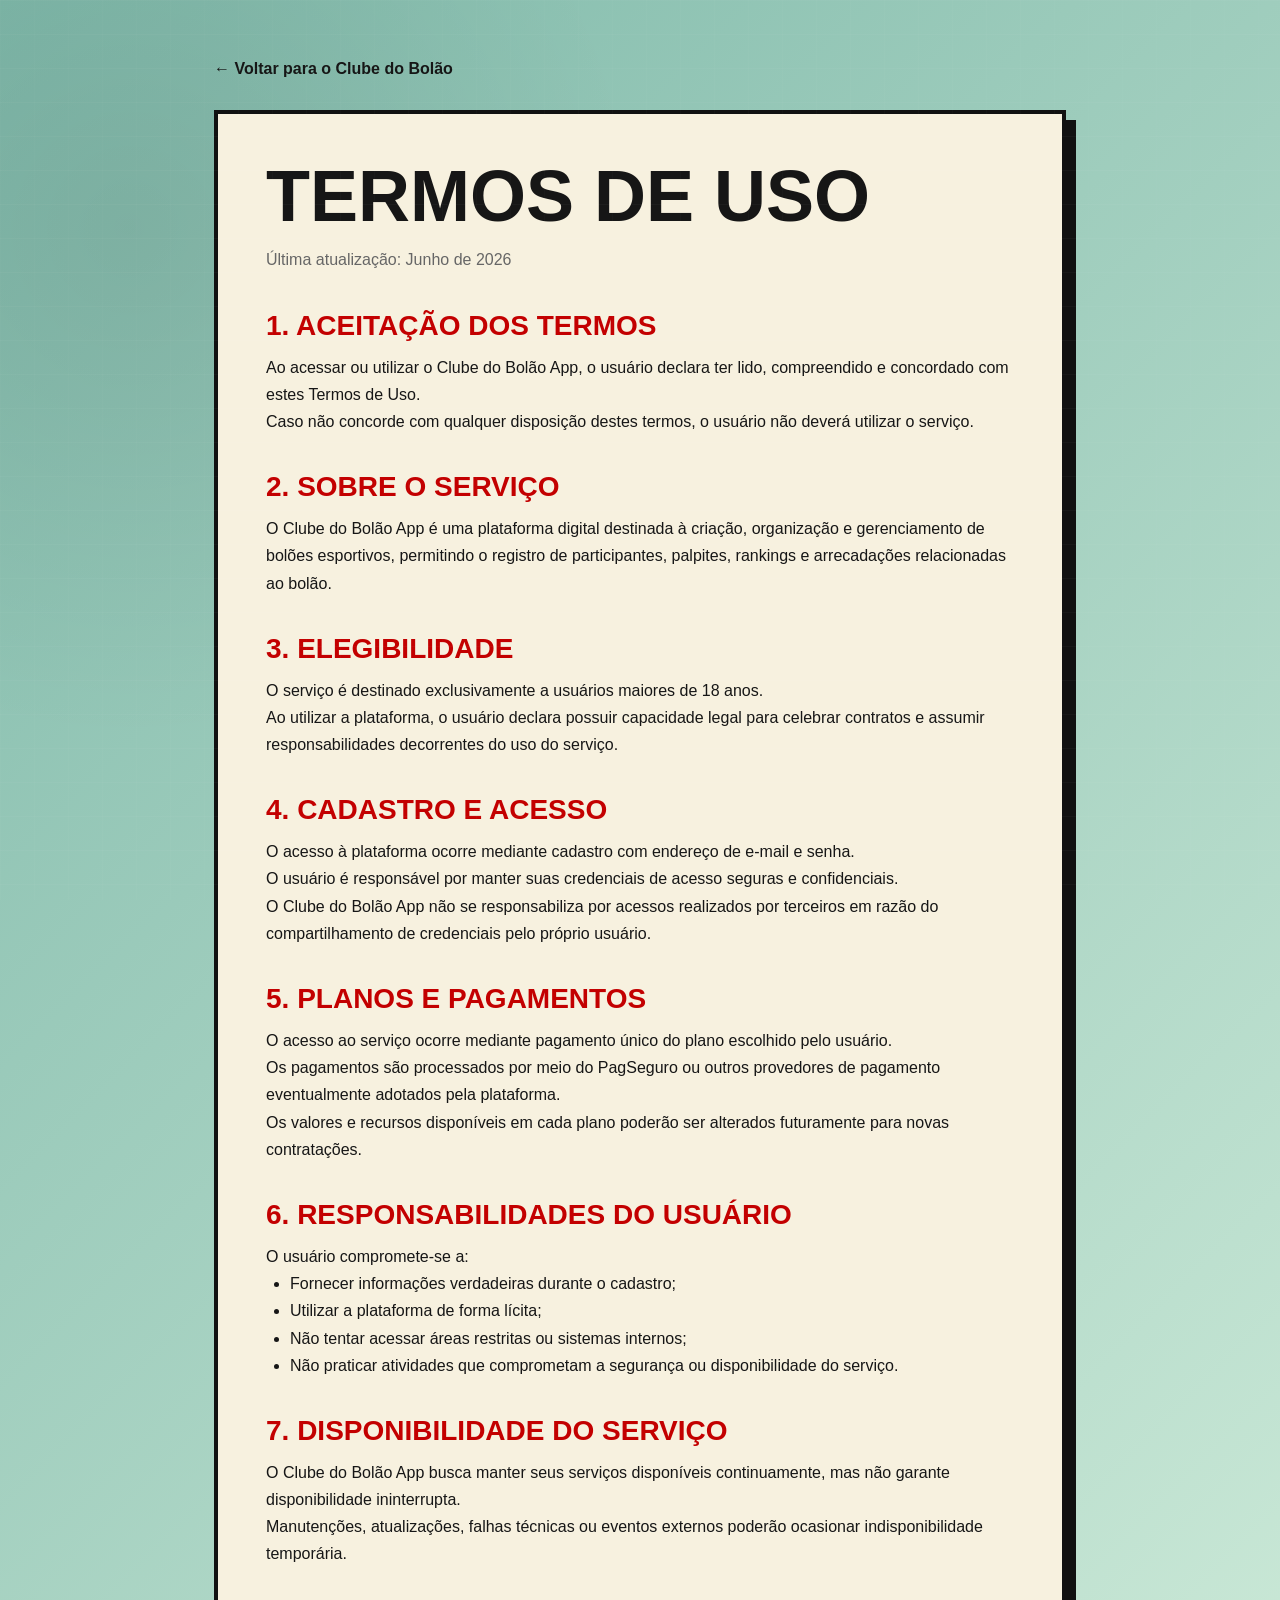
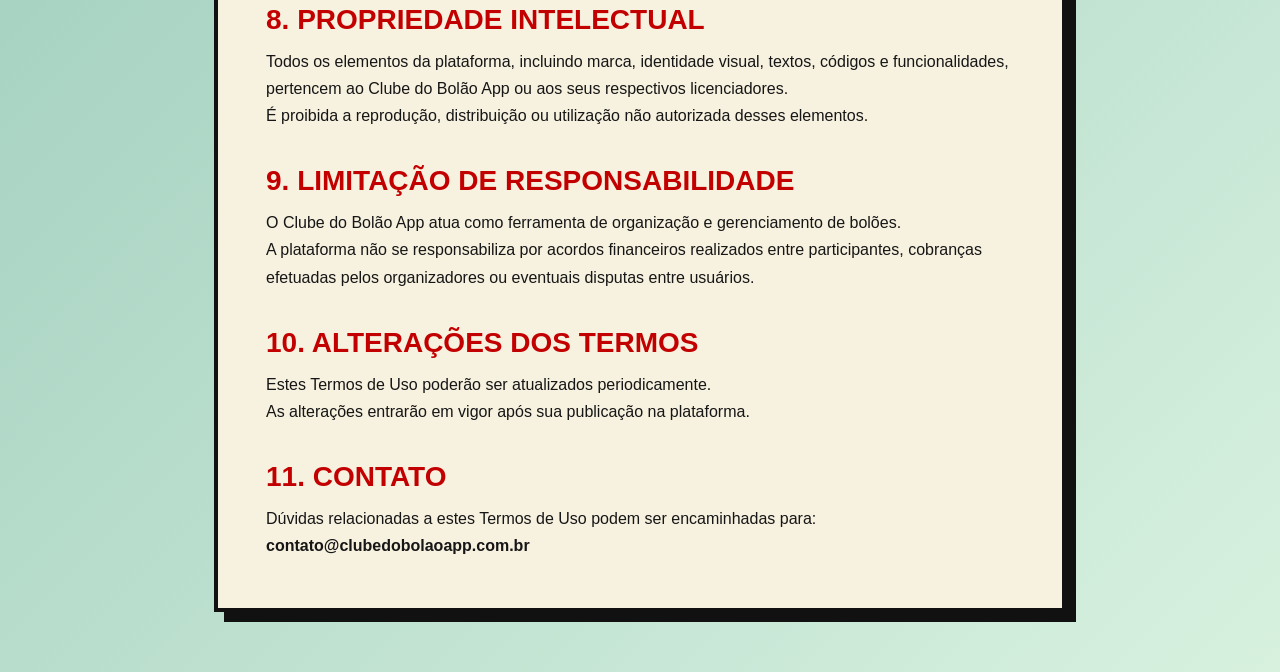
<file: termos.html>
<!DOCTYPE html>
<html lang="pt-BR">
<head>
  <meta charset="UTF-8" />
  <meta name="viewport" content="width=device-width, initial-scale=1.0" />

  <title>Termos de Uso | Clube do Bolão App</title>

  <link rel="stylesheet" href="style.css" />
</head>

<body>

  <main class="legal-page">

    <a class="back-link" href="index.html">
      ← Voltar para o Clube do Bolão
    </a>

    <article class="legal-content">

      <h1>Termos de Uso</h1>

<p class="legal-date">
  Última atualização: Junho de 2026
</p>

<h2>1. Aceitação dos Termos</h2>

<p>
Ao acessar ou utilizar o Clube do Bolão App, o usuário declara ter lido,
compreendido e concordado com estes Termos de Uso.
</p>

<p>
Caso não concorde com qualquer disposição destes termos, o usuário não deverá
utilizar o serviço.
</p>

<h2>2. Sobre o Serviço</h2>

<p>
O Clube do Bolão App é uma plataforma digital destinada à criação,
organização e gerenciamento de bolões esportivos, permitindo o registro
de participantes, palpites, rankings e arrecadações relacionadas ao bolão.
</p>

<h2>3. Elegibilidade</h2>

<p>
O serviço é destinado exclusivamente a usuários maiores de 18 anos.
</p>

<p>
Ao utilizar a plataforma, o usuário declara possuir capacidade legal para
celebrar contratos e assumir responsabilidades decorrentes do uso do serviço.
</p>

<h2>4. Cadastro e Acesso</h2>

<p>
O acesso à plataforma ocorre mediante cadastro com endereço de e-mail e senha.
</p>

<p>
O usuário é responsável por manter suas credenciais de acesso seguras e
confidenciais.
</p>

<p>
O Clube do Bolão App não se responsabiliza por acessos realizados por
terceiros em razão do compartilhamento de credenciais pelo próprio usuário.
</p>

<h2>5. Planos e Pagamentos</h2>

<p>
O acesso ao serviço ocorre mediante pagamento único do plano escolhido pelo
usuário.
</p>

<p>
Os pagamentos são processados por meio do PagSeguro ou outros provedores de
pagamento eventualmente adotados pela plataforma.
</p>

<p>
Os valores e recursos disponíveis em cada plano poderão ser alterados
futuramente para novas contratações.
</p>

<h2>6. Responsabilidades do Usuário</h2>

<p>
O usuário compromete-se a:
</p>

<ul>
  <li>Fornecer informações verdadeiras durante o cadastro;</li>
  <li>Utilizar a plataforma de forma lícita;</li>
  <li>Não tentar acessar áreas restritas ou sistemas internos;</li>
  <li>Não praticar atividades que comprometam a segurança ou disponibilidade do serviço.</li>
</ul>

<h2>7. Disponibilidade do Serviço</h2>

<p>
O Clube do Bolão App busca manter seus serviços disponíveis continuamente,
mas não garante disponibilidade ininterrupta.
</p>

<p>
Manutenções, atualizações, falhas técnicas ou eventos externos poderão
ocasionar indisponibilidade temporária.
</p>

<h2>8. Propriedade Intelectual</h2>

<p>
Todos os elementos da plataforma, incluindo marca, identidade visual,
textos, códigos e funcionalidades, pertencem ao Clube do Bolão App ou aos
seus respectivos licenciadores.
</p>

<p>
É proibida a reprodução, distribuição ou utilização não autorizada desses
elementos.
</p>

<h2>9. Limitação de Responsabilidade</h2>

<p>
O Clube do Bolão App atua como ferramenta de organização e gerenciamento
de bolões.
</p>

<p>
A plataforma não se responsabiliza por acordos financeiros realizados entre
participantes, cobranças efetuadas pelos organizadores ou eventuais disputas
entre usuários.
</p>

<h2>10. Alterações dos Termos</h2>

<p>
Estes Termos de Uso poderão ser atualizados periodicamente.
</p>

<p>
As alterações entrarão em vigor após sua publicação na plataforma.
</p>

<h2>11. Contato</h2>

<p>
Dúvidas relacionadas a estes Termos de Uso podem ser encaminhadas para:
</p>

<p>
<strong>contato@clubedobolaoapp.com.br</strong>
</p>


    </article>

  </main>

</body>
</html>
</file>
<file: style.css>
* {
  margin: 0;
  padding: 0;
  box-sizing: border-box;
}

html {
  scroll-behavior: smooth;
}

body {
  font-family: Impact, Haettenschweiler, "Arial Narrow Bold", sans-serif;
  background:
    radial-gradient(circle at 10% 10%, rgba(0,0,0,0.08), transparent 22%),
    linear-gradient(135deg, #7fb9aa, #d8f1df);
  color: #161616;
}

body::before {
  content: "";
  position: fixed;
  inset: 0;
  pointer-events: none;
  background-image:
    linear-gradient(rgba(255,255,255,0.12) 1px, transparent 1px),
    linear-gradient(90deg, rgba(255,255,255,0.08) 1px, transparent 1px);
  background-size: 34px 34px;
  opacity: 0.28;
}

a {
  color: inherit;
  text-decoration: none;
}

.header {
  position: sticky;
  top: 0;
  z-index: 50;

  height: 72px;
  padding: 0 40px;

  background: #171717;
  border-bottom: 5px solid #111;

  display: flex;
  align-items: center;
  justify-content: space-between;
}

.logo {
  font-size: 25px;
  font-weight: 500;
  font-style: italic;
  text-transform: uppercase;
  letter-spacing: 0px;
}

.logo-clube {
  color: #009C3B ;
}

.logo-bolao {
  color: #009C3B;
}

.logo-app {
  color: #FFCB00;
}

.top-nav {
  display: flex;
  gap: 28px;
  color: #f2f2f2;
  font-size: 16px;
  font-weight: 500;
  text-transform: uppercase;
}

.header-actions {
  display: flex;
  align-items: center;
  gap: 18px;
}

.login-link {
  color: #f2f2f2;
  font-size: 16px;
  font-weight: 500;
  text-transform: uppercase;
}

.header-cta {
  background: #ffc928;
  color: #111111;

  padding: 14px 24px;

  font-size: 16 px;
  font-weight: 500;
  text-transform: uppercase;

  box-shadow: 5px 5px 0 #111;
}

@media (max-width: 980px) {
  .header {
    height: auto;
    padding: 16px 20px;
    gap: 14px;
  }

  .top-nav {
    display: none;
  }

  .logo {
    font-size: 20px;
  }

  .login-link {
  display: inline-flex;
  align-items: center;
}

  .header-cta {
    display: none;
    padding: 12px 18px;
    font-size: 12px;
  }
}

.hero {
  min-height: 520px;
  padding: 90px 24px 70px;
  display: flex;
  flex-direction: column;
  align-items: center;
  text-align: center;
}

.stamp {
  background: #ffc928;
  padding: 10px 22px;
  transform: rotate(-2deg);
  margin-bottom: 36px;
  font-size: 13px;
  text-transform: uppercase;
}

.hero h1 {
  font-size: clamp(58px, 9vw, 104px);
  line-height: 0.85;
  text-transform: uppercase;
}

.hero h1 span,
.pricing h2 span,
.final-cta h2 span,
.plan-card h4 span {
  color: #d00000;
  font-style: italic;
}

.hero p {
  max-width: 650px;
  margin: 30px auto;
  font-family: Inter, sans-serif;
  font-size: 18px;
  line-height: 1.6;
}

.main-cta {
  background: #ffc928;
  color: black;
  font-size: 21px;
  padding: 20px 42px;
  box-shadow: 8px 8px 0 #111;
}

.pricing {
  padding: 40px 56px 70px;
  text-align: center;
}

.section-label {
  font-family: Inter, Sans-serif;
  font-weight: 700;
  display: inline-block;
  margin-bottom: 20px;
  padding: 10px 18px;
  border: 3px solid #111;
  background: #e8f0ec;
  transform: rotate(-3deg);
  text-transform: uppercase;
}

.pricing h2 {
  font-size: clamp(44px, 6vw, 78px);
  line-height: 0.9;
  text-transform: uppercase;
}

.section-subtitle {
  margin: 18px 0 48px;
  font-family: Inter, sans-serif;
}

.plans-grid {
  max-width: 1240px;
  margin: 0 auto;
  display: grid;
  grid-template-columns: repeat(4, 1fr);
  gap: 22px;
}

.plan-card {
  position: relative;
  min-height: 470px;
  padding: 32px 26px;
  background: #f6f3e9;
  border: 2px solid rgba(0,0,0,0.12);
  box-shadow: 8px 8px 0 #111;
  text-align: left;
}

.plan-card.featured {
  border: 4px solid #d00000;
  transform: translateY(-14px);
}

.plan-card.ultra {
  background: #f2e7c6;
}

.badge {
  font-family: Inter, sans-serif;
  font-weight: 700;
  position: absolute;
  top: -16px;
  left: -8px;
  background: #ffc928;
  padding: 8px 14px;
  font-size: 12px;
  text-transform: uppercase;
  transform: rotate(-4deg);
}

.plan-card h3 {
  font-family: Inter, sans-serif;
  font-weight: 700;
  display: inline-block;
  background: #ffc928;
  color: black;
  padding: 8px 18px;
  margin-bottom: 28px;
  text-transform: uppercase;
  font-size: 16px;
  letter-spacing: 0px;
}

.plan-card h4 {
  font-size: 30px;
  line-height: 1;
  text-transform: uppercase;
  margin-bottom: 28px;
  text-align: center;
}

.plan-card ul {
  list-style: none;
  font-family: Inter, sans-serif;
  font-size: 15px;
  line-height: 2.1;
  margin-bottom: 32px;
}

.plan-card li::before {
  content: "⚽";
  margin-right: 8px;
}

.price {
  background: #c30000;
  color: white;
  font-size: 36px;
  padding: 16px;
  text-align: center;
  margin-top: auto;
  margin-bottom: 18px;
}

.plan-button {
  width: 100%;
  font-family: Impact, Haettenschweiler, 'Arial Narrow Bold', sans-serif;
  font-size: 21px;
  font-weight: 500px;
  text-align: center;
  border: 2px solid #c30000;
  padding: 14px;
  color: #c30000;
}

.plan-button.yellow {
  background: #ffc928;
  color: #111;
  border-color: #111;
  box-shadow: 5px 5px 0 #111;
}

.benefits {
  max-width: 1180px;
  margin: 0 auto 80px;
  padding: 28px;
  border-top: 2px dashed rgba(0,0,0,0.2);
  border-bottom: 2px dashed rgba(0,0,0,0.2);
  display: grid;
  grid-template-columns: repeat(4, 1fr);
  gap: 24px;
  text-align: center;
}

.benefits strong {
  display: block;
  text-transform: uppercase;
  font-size: 24px;
  font-weight: 500;
}

.benefits span {
  display: block;
  margin-top: 6px;
  font-family: Inter, sans-serif;
  font-size: 16px;
}

.final-cta {
  max-width: 1180px;
  margin: 0 auto 90px;
  min-height: 380px;
  background:
    linear-gradient(rgba(160,0,0,0.9), rgba(160,0,0,0.9)),
    repeating-linear-gradient(90deg, transparent 0 120px, rgba(255,255,255,0.06) 120px 122px);
  color: white;
  box-shadow: 8px 8px 0 #111;
  padding: 70px;
  display: flex;
  align-items: center;
  justify-content: flex-end;
}

.final-cta p {
  font-family: Inter, sans-serif;
  text-transform: uppercase;
  font-weight: bold;
  margin-bottom: 12px;
}

.final-cta h2 {
  font-size: clamp(44px, 7vw, 86px);
  line-height: 0.9;
  text-transform: uppercase;
  margin-bottom: 32px;
}

.main-cta.yellow {
  background: #ffc928;
  color: #111;
}

footer {
  background: #d8dfd9;
  border-top: 4px solid #d00000;
  padding: 50px 56px;
  display: flex;
  justify-content: space-between;
  font-family: Inter, sans-serif;
  color: rgba(0,0,0,0.55);
}

@media (max-width: 980px) {
  .header {
    padding: 0 22px;
  }

  nav {
    display: none;
  }

  .plans-grid,
  .benefits {
    grid-template-columns: 1fr;
  }

  .plan-card.featured {
    transform: none;
  }

  .pricing {
    padding: 40px 22px 60px;
  }

  .final-cta {
    margin: 0 22px 70px;
    padding: 42px 28px;
    justify-content: center;
    text-align: center;
  }

  footer {
    flex-direction: column;
    gap: 12px;
    text-align: center;
  }
}
.cinematic-cta {
  position: relative;
  overflow: hidden;

  max-width: 1180px;
  min-height: 520px;

  margin: 0 auto 90px;
  padding: 64px;

  display: grid;
  grid-template-columns: 0.95fr 1.05fr;
  align-items: center;
  gap: 56px;

  background:
    radial-gradient(circle at 15% 20%, rgba(255, 201, 40, 0.22), transparent 28%),
    linear-gradient(135deg, #8f0000, #c30000 55%, #690000);

  color: white;

  border: 4px solid #111;
  box-shadow: 10px 10px 0 #111;
}

.cinematic-cta::before {
  content: "";
  position: absolute;
  inset: 0;

  background-image:
    linear-gradient(rgba(255,255,255,0.08) 1px, transparent 1px),
    linear-gradient(90deg, rgba(0,0,0,0.08) 1px, transparent 1px);

  background-size: 28px 28px;
  opacity: 0.25;
  pointer-events: none;
}

.cinematic-cta::after {
 

  font-size: 72px;
  opacity: 0.14;
  transform: rotate(18deg);
}

.cta-photo-card {
  position: relative;
  z-index: 1;

  background: #f7f1df;
  padding: 18px 18px 54px;

  transform: rotate(-4deg);

  box-shadow: 12px 12px 0 rgba(0,0,0,0.45);
}

.cta-photo-card img {
  width: 100%;
  aspect-ratio: 4 / 3;
  object-fit: cover;
  display: block;

  filter: contrast(1.05) saturate(0.95);
}



.tape {
  position: absolute;
  width: 120px;
  height: 34px;

  background: rgba(255, 224, 141, 0.78);
  border: 1px solid rgba(0,0,0,0.12);

  z-index: 2;
}

.tape-top {
  top: -16px;
  left: 50%;
  transform: translateX(-50%) rotate(3deg);
}

.cinematic-copy {
  position: relative;
  z-index: 1;
}

.cta-kicker {
  display: inline-block;

  margin-bottom: 22px;
  padding: 10px 18px;

  background: #ffc928;
  color: #111;

  font-family: Inter, sans-serif;
  font-size: 13px;
  font-weight: 500;
  text-transform: uppercase;

  transform: rotate(-2deg);
}

.cinematic-copy h2 {
  font-size: clamp(42px, 6vw, 92px);
  line-height: 0.9;
  text-transform: uppercase;
  letter-spacing: -2px;

  margin-bottom: 40px;

  text-shadow: 5px 5px 0 #111;
}

.cta-text {
  max-width: 480px;

  margin-bottom: 34px;

  font-family: Inter, sans-serif;
  font-size: 18px;
  line-height: 1.55;
}

.cinematic-button {
  display: inline-block;

  background: #ffc928;
  color: #111;

  padding: 20px 34px;

  font-size: 18px;
  font-weight: 500;
  text-transform: uppercase;

  box-shadow: 8px 8px 0 #111;

  transition: 0.2s;
}

.cinematic-button:hover {
  transform: translateY(-4px);
}

@media (max-width: 980px) {
  .cinematic-cta {
    margin: 0 22px 70px;
    padding: 42px 24px;

    grid-template-columns: 1fr;
    gap: 42px;

    text-align: center;
  }

  .cta-photo-card {
    max-width: 420px;
    margin: 0 auto;
    transform: rotate(-2deg);
  }

  .cta-text {
    margin-left: auto;
    margin-right: auto;
  }
}

.how-it-works {
  max-width: 1180px;
  margin: 0 auto 90px;
  padding: 72px 56px;

  background:
    radial-gradient(circle at 20% 20%, rgba(120, 80, 40, 0.14), transparent 18%),
    radial-gradient(circle at 80% 30%, rgba(0, 0, 0, 0.08), transparent 20%),
    linear-gradient(135deg, #d8c7a5, #f2e6c8 45%, #c8b287);

  border: 4px solid #111;
  box-shadow: 10px 10px 0 #111;

  position: relative;
  overflow: hidden;
  text-align: center;
}

.how-it-works::before {
  content: "";
  position: absolute;
  inset: 0;

  background:
    repeating-linear-gradient(
      120deg,
      rgba(0,0,0,0.05) 0px,
      rgba(0,0,0,0.05) 2px,
      transparent 2px,
      transparent 14px
    );

  opacity: 0.25;
  pointer-events: none;
}

.archive-label {
  display: inline-block;
  position: relative;
  z-index: 1;

  margin-bottom: 24px;
  padding: 10px 18px;

  background: #f7f1df;
  border: 3px solid #c30000;

  font-family: Inter, sans-serif;
  font-size: 13px;
  font-weight: 700;
  text-transform: uppercase;

  transform: rotate(-2deg);
}

.how-it-works h2 {
  position: relative;
  z-index: 1;

  font-size: clamp(44px, 6vw, 82px);
  line-height: 0.9;
  text-transform: uppercase;

  margin-bottom: 48px;
}

.how-it-works h2 span {
  color: #c30000;
  font-style: italic;
}

.steps-grid {
  position: relative;
  z-index: 1;

  display: grid;
  grid-template-columns: repeat(3, 1fr);
  gap: 24px;
}

.step-card {
  background: #f8f1dd;
  padding: 30px 26px 34px;

  border: 2px solid rgba(0,0,0,0.18);
  box-shadow: 7px 7px 0 #111;

  text-align: left;
  transform: rotate(-1deg);
}

.step-card:nth-child(2) {
  transform: rotate(1deg);
}

.step-card:nth-child(3) {
  transform: rotate(-0.5deg);
}

.file-code {
  display: inline-block;

  margin-bottom: 24px;
  padding: 8px 12px;

  font-family: Inter, Sans-serif;
  
  background: #111;
  color: #ffc928;

  font-size: 12px;
  font-weight: 700;
  text-transform: uppercase;
}

.step-card strong {
  display: block;

  margin-bottom: 18px;

  font-size: 30px;
  line-height: 1;
  text-transform: uppercase;
  color: #c30000;
}

.step-card p {
  font-family: Inter, sans-serif;
  font-size: 15px;
  line-height: 1.6;
  color: #222;
}

@media (max-width: 980px) {
  .how-it-works {
    margin: 0 22px 70px;
    padding: 48px 24px;
  }

  .steps-grid {
    grid-template-columns: 1fr;
  }

  .step-card,
  .step-card:nth-child(2),
  .step-card:nth-child(3) {
    transform: none;
  }
}
.features-section {
  max-width: 1180px;
  margin: 0 auto 90px;
  padding: 72px 56px;
  background: #f7f1df;
  border: 4px solid #111;
  box-shadow: 10px 10px 0 #111;
  text-align: center;
  position: relative;
  overflow: hidden;
}

.features-section::before {
  content: "";
  position: absolute;
  inset: 0;
  background:
    radial-gradient(circle at 12% 18%, rgba(195, 0, 0, 0.08), transparent 22%),
    radial-gradient(circle at 86% 12%, rgba(255, 201, 40, 0.16), transparent 20%),
    linear-gradient(rgba(0,0,0,0.035) 1px, transparent 1px),
    linear-gradient(90deg, rgba(0,0,0,0.025) 1px, transparent 1px);
  background-size: auto, auto, 32px 32px, 32px 32px;
  pointer-events: none;
}

.features-label {
  display: inline-block;
  position: relative;
  z-index: 1;
  margin-bottom: 22px;
  padding: 10px 18px;
  background: #ffc928;
  color: #111;
  font-family: Inter, sans-serif;
  font-size: 13px;
  font-weight: 700;
  text-transform: uppercase;
  transform: rotate(-2deg);
}

.features-section h2 {
  position: relative;
  z-index: 1;
  font-size: clamp(44px, 6vw, 82px);
  line-height: 0.9;
  text-transform: uppercase;
  margin-bottom: 22px;
}

.features-section h2 span {
  color: #c30000;
  font-style: italic;
}

.features-subtitle {
  position: relative;
  z-index: 1;
  max-width: 680px;
  margin: 0 auto 48px;
  font-family: Inter, sans-serif;
  font-size: 18px;
  line-height: 1.55;
}

.features-grid {
  position: relative;
  z-index: 1;
  display: grid;
  grid-template-columns: repeat(3, 1fr);
  gap: 24px;
  margin-bottom: 44px;
}

.feature-card {
  position: relative;
  min-height: 260px;
  padding: 42px 28px 30px;
  background: rgba(255,255,255,0.56);
  border: 2px solid rgba(0,0,0,0.08);
  box-shadow: 6px 6px 0 rgba(0,0,0,0.16);
  text-align: center;
}

.feature-number {
  position: absolute;
  top: -16px;
  left: 22px;
  background: #ffc928;
  color: #111;
  padding: 8px 13px;
  font-size: 28px;
  font-weight: 500;
  transform: rotate(-4deg);
}

.feature-icon {
  font-size: 54px;
  margin-bottom: 18px;
  filter: saturate(0.95);
}

.feature-card h3 {
  font-size: 27px;
  line-height: 1;
  text-transform: uppercase;
  margin-bottom: 14px;
}

.feature-card p {
  font-family: Inter, sans-serif;
  font-size: 15px;
  line-height: 1.55;
}

.features-banner {
  position: relative;
  z-index: 1;
  padding: 28px 32px;
  background: #ffc928;
  color: #111;
  display: grid;
  grid-template-columns: 1.1fr 1fr auto;
  gap: 28px;
  align-items: center;
  text-align: left;
  box-shadow: 7px 7px 0 #111;
  transform: rotate(-1deg);
}

.features-banner strong {
  font-size: clamp(28px, 4vw, 48px);
  line-height: 0.95;
  text-transform: uppercase;
}

.features-banner strong span {
  color: #c30000;
}

.features-banner p {
  font-family: Inter, sans-serif;
  font-size: 16px;
  line-height: 1.45;
}

.features-banner a {
  display: inline-block;
  background: #c30000;
  color: black;
  padding: 17px 24px;
  font-weight: 500;
  text-transform: uppercase;
  box-shadow: 5px 5px 0 #111;
  white-space: nowrap;
}

@media (max-width: 980px) {
  .features-section {
    margin: 0 22px 70px;
    padding: 48px 24px;
  }

  .features-grid {
    grid-template-columns: 1fr;
  }

  .features-banner {
    grid-template-columns: 1fr;
    text-align: center;
    transform: none;
  }

  .features-banner a {
    width: 100%;
    text-align: center;
  }
}

.app-preview-section {
  max-width: 1180px;
  margin: 0 auto 90px;
  padding: 72px 56px;
  background: #f7f1df;
  border: 4px solid #111;
  box-shadow: 10px 10px 0 #111;
  text-align: center;
  position: relative;
  overflow: hidden;
}

.app-preview-section::before {
  content: "";
  position: absolute;
  inset: 0;
  background:
    radial-gradient(circle at 15% 20%, rgba(195, 0, 0, 0.08), transparent 22%),
    radial-gradient(circle at 85% 15%, rgba(255, 201, 40, 0.16), transparent 22%),
    linear-gradient(rgba(0,0,0,0.03) 1px, transparent 1px),
    linear-gradient(90deg, rgba(0,0,0,0.025) 1px, transparent 1px);
  background-size: auto, auto, 34px 34px, 34px 34px;
  pointer-events: none;
}

.app-preview-label {
  display: inline-block;
  position: relative;
  z-index: 1;
  margin-bottom: 22px;
  padding: 10px 18px;
  background: #ffc928;
  color: #111;
  font-family: Inter, sans-serif;
  font-size: 13px;
  font-weight: 700;
  text-transform: uppercase;
  transform: rotate(-2deg);
}

.app-preview-section h2 {
  position: relative;
  z-index: 1;
  font-size: clamp(44px, 6vw, 82px);
  line-height: 0.9;
  text-transform: uppercase;
  margin-bottom: 22px;
}

.app-preview-section h2 span {
  color: #c30000;
  font-style: italic;
}

.app-preview-subtitle {
  position: relative;
  z-index: 1;
  max-width: 720px;
  margin: 0 auto 52px;
  font-family: Inter, sans-serif;
  font-size: 18px;
  line-height: 1.55;
}

.app-preview-grid {
  position: relative;
  z-index: 1;
  display: grid;
  grid-template-columns: repeat(3, 1fr);
  gap: 28px;
}

.app-screen-card {
  position: relative;
  padding: 26px 22px 30px;
  min-height: 1050px;
  background: rgba(255,255,255,0.55);
  border: 2px solid rgba(0,0,0,0.1);
  box-shadow: 7px 7px 0 rgba(0,0,0,0.18);
}

.featured-screen {
  border: 4px solid #c30000;
  transform: translateY(-12px);
}

.exclusive-tag {
  position: absolute;
  top: -18px;
  left: 18px;
  z-index: 3;
  background: #ffc928;
  color: #111;
  padding: 9px 15px;
  font-size: 13px;
  font-weight: 500;
  text-transform: uppercase;
  transform: rotate(-5deg);
  box-shadow: 4px 4px 0 #111;
}

.phone-frame {
  width: 100%;
  max-width: 320px;
  margin: 0 auto 28px;
  padding: 12px;
  background: #111;
  border-radius: 30px;
  box-shadow: 8px 8px 0 rgba(0,0,0,0.28);
}

.phone-frame img {
  width: 100%;
  display: block;
  border-radius: 20px;
  aspect-ratio: 9 / 16;
  object-fit: contain;
  background: #111;
}

.app-screen-card h3 {
  font-size: 28px;
  line-height: 1;
  text-transform: uppercase;
  color: #c30000;
  margin-bottom: 14px;
}

.app-screen-card p {
  font-family: Inter, sans-serif;
  font-size: 15px;
  line-height: 1.55;
}

@media (max-width: 980px) {
  .app-preview-section {
    margin: 0 22px 70px;
    padding: 48px 24px;
  }

  .app-preview-grid {
    grid-template-columns: 1fr;
  }

  .featured-screen {
    transform: none;
  }

  .phone-frame {
    max-width: 240px;
  }
}
.app-preview-subtitle {
  position: relative;
  z-index: 1;
  max-width: 620px;
  margin: 0 auto 52px;
  font-family: Inter, sans-serif;
  font-size: 18px;
  line-height: 1.55;
}

.app-preview-grid {
  position: relative;
  z-index: 1;
  display: grid;
  grid-template-columns: repeat(3, 1fr);
  gap: 28px;
}

.app-screen-card {
  position: relative;
  min-height: 760px;
  padding: 28px 24px 34px;
  background: rgba(255,255,255,0.55);
  border: 2px solid rgba(0,0,0,0.1);
  box-shadow: 7px 7px 0 rgba(0,0,0,0.18);
}

.featured-screen {
  border: 4px solid #c30000;
  transform: translateY(-16px);
}

.phone-frame {
  width: 100%;
  max-width: 320px;
  margin: 0 auto 30px;
  padding: 12px;
  background: #111;
  border-radius: 30px;
  box-shadow: 8px 8px 0 rgba(0,0,0,0.28);
}

.phone-frame img {
  width: 100%;
  display: block;
  border-radius: 20px;
  aspect-ratio: 9 / 16;
  object-fit: contain;
  background: #111;
}

.app-screen-card h3 {
  font-size: 30px;
  line-height: 1;
  text-transform: uppercase;
  color: #c30000;
  margin-bottom: 14px;
}

.app-screen-card p {
  max-width: 260px;
  margin: 0 auto;
  font-family: Inter, sans-serif;
  font-size: 16px;
  line-height: 1.45;
}

.exclusive-tag {
  position: absolute;
  top: -18px;
  left: 18px;
  z-index: 3;
  background: #ffc928;
  color: #111;
  padding: 9px 15px;
  font-size: 13px;
  font-weight: 500;
  text-transform: uppercase;
  transform: rotate(-5deg);
  box-shadow: 4px 4px 0 #111;
}

@media (max-width: 980px) {
  .app-preview-grid {
    grid-template-columns: 1fr;
  }

  .app-screen-card {
    min-height: auto;
  }

  .featured-screen {
    transform: none;
  }

  .phone-frame {
    max-width: 280px;
  }
}

.faq-section {
  max-width: 1180px;
  margin: 0 auto 90px;
  padding: 72px 56px;

  background: #f7f1df;
  border: 4px solid #111;
  box-shadow: 10px 10px 0 #111;

  text-align: center;
  position: relative;
}

.faq-label {
  display: inline-block;
  margin-bottom: 22px;
  padding: 10px 18px;

  background: #ffc928;
  color: #111;

  font-family: Inter, sans-serif;
  font-size: 13px;
  font-weight: 700;
  text-transform: uppercase;

  transform: rotate(-2deg);
}

.faq-section h2 {
  font-size: clamp(44px, 6vw, 82px);
  line-height: 0.9;
  text-transform: uppercase;
  margin-bottom: 46px;
}

.faq-section h2 span {
  color: #c30000;
  font-style: italic;
}

.faq-list {
  display: grid;
  grid-template-columns: repeat(2, 1fr);
  gap: 22px;
  text-align: left;
}

.faq-item {
  background: rgba(255,255,255,0.6);
  padding: 26px;
  border: 2px solid rgba(0,0,0,0.1);
  box-shadow: 6px 6px 0 rgba(0,0,0,0.18);
}

.faq-item h3 {
  font-size: 24px;
  line-height: 1;
  text-transform: uppercase;
  color: #c30000;
  margin-bottom: 12px;
}

.faq-item p {
  font-family: Inter, sans-serif;
  font-size: 15px;
  line-height: 1.55;
}

@media (max-width: 980px) {
  .faq-section {
    margin: 0 22px 70px;
    padding: 48px 24px;
  }

  .faq-list {
    grid-template-columns: 1fr;
  }
}

.site-footer {
  max-width: 1180px;
  margin: 0 auto 40px;
  padding: 46px 56px;

  background: #f3f0e8;
  border: 4px solid #111;
  box-shadow: 8px 8px 0 #111;

  display: grid;
  grid-template-columns: 1.2fr 1fr 1fr;
  gap: 32px;

  font-family: Inter, sans-serif;
}

.footer-brand strong {
  display: block;

  font-family: Impact, Haettenschweiler, "Arial Narrow Bold", sans-serif;
  font-size: 32px;
  line-height: 0.95;
  text-transform: uppercase;
  color: #c30000;

  margin-bottom: 10px;
}

.footer-brand p {
  font-size: 15px;
  font-weight: 700;
}

.footer-links {
  display: flex;
  flex-direction: column;
  gap: 10px;

  font-size: 14px;
  font-weight: 800;
  text-transform: uppercase;
}

.footer-links a:hover,
.footer-contact a:hover {
  color: #c30000;
}

.footer-contact {
  font-size: 14px;
  font-weight: 700;
}

.footer-bottom {
  grid-column: 1 / -1;

  padding-top: 26px;
  margin-top: 10px;

  border-top: 2px dashed rgba(0,0,0,0.22);

  font-size: 13px;
  color: rgba(0,0,0,0.62);
}

@media (max-width: 980px) {
  .site-footer {
    margin: 0 22px 40px;
    padding: 36px 28px;

    grid-template-columns: 1fr;
    text-align: center;
  }

  .footer-links {
    align-items: center;
  }
}

.legal-page {
  max-width: 900px;
  margin: 0 auto;
  padding: 60px 24px;
}

.back-link {
  display: inline-block;
  margin-bottom: 32px;

  font-family: Inter, sans-serif;
  font-weight: 700;
}

.legal-content {
  background: #f7f1df;

  padding: 48px;

  border: 4px solid #111;
  box-shadow: 10px 10px 0 #111;
}

.legal-content h1 {
  font-size: clamp(42px, 6vw, 72px);
  line-height: 0.95;
  text-transform: uppercase;

  margin-bottom: 16px;
}

.legal-date {
  margin-bottom: 36px;

  font-family: Inter, sans-serif;
  color: #666;
}

.legal-content h2 {
  margin-top: 36px;
  margin-bottom: 12px;

  font-size: 28px;
  text-transform: uppercase;

  color: #c30000;
}

.legal-content p,
.legal-content li {
  font-family: Inter, sans-serif;
  line-height: 1.7;
  font-size: 16px;
}

.legal-content ul {
  padding-left: 24px;
}

@media (max-width: 768px) {

  .legal-content {
    padding: 28px;
  }

  .legal-content h2 {
    font-size: 22px;
  }

}

.hero-clean {
  max-width: 1180px;
  margin: 0 auto 72px;
  padding: 92px 56px;

  background:
    linear-gradient(rgba(255,255,255,0.035) 1px, transparent 1px),
    linear-gradient(90deg, rgba(255,255,255,0.035) 1px, transparent 1px),
    linear-gradient(135deg, #c30000, #9f0000);

  background-size: 32px 32px, 32px 32px, auto;

  border: 4px solid #111;
  box-shadow: 10px 10px 0 #111;

  text-align: center;
}

.hero-clean-inner {
  max-width: 920px;
  margin: 0 auto;
}

.hero-kicker {
  display: inline-block;
  margin-bottom: 26px;
  padding: 10px 18px;

  background: #ffc928;
  color: #111;

  font-family: Inter, sans-serif;
  font-size: 13px;
  font-weight: 900;
  text-transform: uppercase;

  transform: rotate(-2deg);
}

.hero-clean h1 {
  color: #fff;
  font-size: clamp(58px, 10vw, 128px);
  line-height: 0.86;
  text-transform: uppercase;
  text-shadow: 8px 8px 0 #111;
  margin-bottom: 30px;
}

.hero-clean h1 span {
  color: #ffc928;
}

.hero-clean-subtitle {
  max-width: 700px;
  margin: 0 auto 38px;

  color: #fff;
  font-family: Inter, sans-serif;
  font-size: 21px;
  line-height: 1.45;
  font-weight: 700;
}

.hero-clean-actions {
  display: flex;
  justify-content: center;
  gap: 18px;
  flex-wrap: wrap;
}

.secondary-cta {
  display: inline-flex;
  align-items: center;
  justify-content: center;

  padding: 18px 28px;

  background: #f7f1df;
  color: #111;

  border: 0px solid #fff;
  box-shadow: 6px 6px 0 #111;

  font-size: 21px;
  font-weight: 500;
  text-transform: uppercase;
}

@media (max-width: 768px) {
  .hero-clean {
    margin: 0 16px 54px;
    padding: 58px 24px;
  }

  .hero-clean h1 {
    font-size: clamp(48px, 16vw, 82px);
  }

  .hero-clean-subtitle {
    font-size: 17px;
  }

  .hero-clean-actions {
    flex-direction: column;
  }

  .main-cta,
  .secondary-cta {
    width: 100%;
  }
}.app-experience-grid {
  margin-top: 72px;
  max-width: 1100px;
  margin-left: auto;
  margin-right: auto;
}

.experience-block {
  display: grid;
  grid-template-columns: 360px minmax(0, 1fr);
  gap: 56px;
  align-items: center;
  margin-bottom: 60px;
}

.experience-copy {
  text-align: left;
}

.experience-copy h3 {
  font-size: 3rem;
  line-height: .95;
  margin: 0 0 18px;
  color: #111;
}

.experience-copy p {
  font-family: Inter, sans-serif;

  font-size: 1rem;
  line-height: 1.7;

  font-weight: 400;

  color: #444;

  max-width: 360px;
}

.feature-label {
  font-family: Inter, sans-serif;
  font-weight: 700;
  display: inline-block;
  background: #f4c430;
  color: #111;

  padding: 6px 12px;

  font-size: 0.9rem;

  text-transform: uppercase;

  border-radius: 4px;

  transform: rotate(-2deg);

  margin-bottom: 18px;
}

.prediction-card,
.prediction-card * {
  font-family: Inter, Arial, sans-serif;
  letter-spacing: 0;
  text-transform: none;
}

.prediction-card {
  max-width: 640px;
  width: 100%;
  margin: 0 auto;
  background:
    radial-gradient(circle at top left, rgba(255,255,255,.06), transparent 35%),
    #1b1b1b;
  border: 1px solid #343434;
  border-radius: 26px;
  padding: 34px 36px;
  color: #f2f2f2;
  box-shadow:
    10px 10px 0 #000,
    0 24px 70px rgba(0,0,0,.34);
  text-align: center;
}

.prediction-status {
  display: inline-block;
  background:#005DA8;
  color: #579AFF;
  padding: 7px 14px;
  border-radius: 999px;
  font-size: 13px;
  font-weight: 800;
  margin-bottom: 18px;
}

.prediction-meta {
  color: #d0d0d0;
  font-size: 14px;
  font-weight: 700;
  margin-bottom: 26px;
}

.prediction-match {
  display: grid;
  grid-template-columns: 1fr auto 1fr;
  gap: 24px;
  align-items: center;
}

.team-name {
  color: #d8d8d8;
  font-size: 1.65rem;
  font-weight: 800;
  margin-bottom: 14px;
}

.versus {
  color: #9a9a9a;
  font-size: 1.8rem;
  font-weight: 900;
  align-self: end;
  margin-bottom: 7px;
}

.score-control {
  display: flex;
  justify-content: center;
  align-items: center;
  gap: 9px;
}

.score-btn,
.score-number {
  width: 42px;
  height: 42px;
  border-radius: 10px;
  display: flex;
  align-items: center;
  justify-content: center;
  font-weight: 900;
}

.score-btn {
  background: #f7f7f7;
  color: #111;
  font-size: 20px;
}

.score-number {
  background: #111;
  border: 1px solid #3a3a3a;
  color: #f2f2f2;
  font-size: 22px;
}

@media (max-width: 900px) {
  .app-experience-grid {
    margin-top: 52px;
  }

  .experience-block {
    grid-template-columns: 1fr;
    gap: 32px;
  }

  .experience-copy {
    text-align: center;
    margin: 0 auto;
  }

  .experience-copy p {
    margin-left: auto;
    margin-right: auto;
  }

  .prediction-card {
    max-width: 560px;
    padding: 28px 22px;
  }

  .prediction-match {
  grid-template-columns:
    minmax(0, 1fr)
    auto
    minmax(0, 1fr);
  gap: 10px;
  }

  .versus {
    margin: 0;
  }
  }
.prediction-cta {
  width: 100%;
  max-width: 320px;
  margin: 28px auto 0;

  background: #f7f7f7;
  color: #111;

  border-radius: 12px;

  padding: 14px 18px;

  font-size: 13px;
  font-weight: 900;

  text-transform: uppercase;

  transition: transform .2s ease;
}

.prediction-cta:hover {
  transform: translateY(-2px);
}

.ranking-card,
.ranking-card * {
  font-family: Inter, sans-serif;
}

.ranking-card {
  max-width: 640px;
  width: 100%;

  margin: 0 auto;

  background:
    radial-gradient(circle at top left, rgba(255,255,255,.06), transparent 35%),
    #1b1b1b;

  border: 1px solid #343434;

  border-radius: 26px;

  padding: 28px;

  color: #f2f2f2;

  box-shadow:
    10px 10px 0 #000,
    0 24px 70px rgba(0,0,0,.34);
}

.ranking-select {
  max-width: 280px;

  margin: 0 auto 18px;

  background: #151515;

  border: 1px solid #363636;

  border-radius: 14px;

  padding: 12px 14px;

  display: flex;

  justify-content: space-between;

  align-items: center;

  font-weight: 800;
  
  font-size: 14px;
}

.ranking-table {
  width: 100%;
}

.ranking-row {
  display: grid;

  grid-template-columns: 70px 1fr 80px 80px;

  align-items: center;

  min-height: 44px;

  padding: 0 14px;

  color: #cfcfcf;

  font-weight: 700;
}

.ranking-header {
  text-transform: uppercase;

  font-size: 13px;

  color: #8d98a7;

  border-bottom: 1px solid #2f2f2f;

  margin-bottom: 8px;
}

.current-user {
  background: rgba(255,255,255,.12);

  border-radius: 8px;

  font-weight: 800;
}

.ranking-row div {
  text-align: center;
}
.history-card,
.history-card * {
  font-family: Inter, Arial, sans-serif;
  letter-spacing: 0;
  text-transform: none;
}

.history-card {
  max-width: 640px;
  width: 100%;
  margin: 0 auto;
  background:
    radial-gradient(circle at top left, rgba(255,255,255,.06), transparent 35%),
    #1b1b1b;
  border: 1px solid #343434;
  border-radius: 26px;
  padding: 34px 36px;
  color: #f2f2f2;
  box-shadow:
    10px 10px 0 #000,
    0 24px 70px rgba(0,0,0,.34);
  text-align: center;
}

.history-pill {
  display: inline-block;
  background: #005DA8;
  color: #579AFF;
  padding: 7px 14px;
  border-radius: 999px;
  font-size: 13px;
  font-weight: 800;
  margin-bottom: 16px;
}

.history-meta {
  color: #d0d0d0;
  font-size: 14px;
  font-weight: 700;
  margin-bottom: 18px;
}

.history-match {
  color: #d8d8d8;
  font-size: 1.75rem;
  font-weight: 900;
  margin-bottom: 26px;
}

.history-scores {
  display: grid;
  grid-template-columns: 1fr 1fr;
  gap: 24px;
  margin-bottom: 26px;
}

.history-score span {
  display: block;
  color: #9a9a9a;
  font-size: 12px;
  font-weight: 700;
  text-transform: uppercase;
  margin-bottom: 8px;
}

.history-score strong {
  display: block;
  color: #f2f2f2;
  font-size: 2rem;
  font-weight: 900;
}

.history-result {
  display: flex;
  justify-content: center;
  align-items: center;
  gap: 16px;
}

.history-result span {
  background: rgba(34,197,94,.15);
  color: #22c55e;
  border-radius: 999px;
  padding: 6px 12px;
  font-size: 13px;
  font-weight: 900;
}

.history-result strong {
  color: #d8d8d8;
  font-size: 1rem;
  font-weight: 900;
}

@media (max-width: 900px) {
  .history-card {
    max-width: 420px;
    padding: 28px 22px;
  }

  .history-scores {
    grid-template-columns: 1fr 1fr;
    gap: 14px;
  }

  .history-match {
    font-size: 1.45rem;
  }

  .history-score strong {
    font-size: 1.65rem;
  }
}
.payments-card,
.payments-card * {
  font-family: Inter, Arial, sans-serif;
  letter-spacing: 0;
  text-transform: none;
}

.payments-card {
  max-width: 640px;
  width: 100%;
  margin: 0 auto;
  background:
    radial-gradient(circle at top left, rgba(255,255,255,.06), transparent 35%),
    #1b1b1b;
  border: 1px solid #343434;
  border-radius: 26px;
  padding: 28px;
  color: #f2f2f2;
  box-shadow:
    10px 10px 0 #000,
    0 24px 70px rgba(0,0,0,.34);
}

.payments-summary {
  display: grid;
  grid-template-columns: repeat(3, 1fr);
  gap: 14px;
  margin-bottom: 18px;
}

.payments-summary-card {
  background: #171717;
  border: 1px solid #343434;
  border-radius: 16px;
  padding: 16px 12px;
  text-align: center;
}

.payments-summary-card span {
  display: block;
  color: #a8a8a8;
  font-size: 12px;
  font-weight: 800;
  text-transform: uppercase;
  margin-bottom: 6px;
}

.payments-summary-card strong {
  color: #e5e5e5;
  font-size: 20px;
  font-weight: 900;
}

.payments-select {
  width: 72%;
  margin: 0 auto 18px;
  background: #151515;
  border: 1px solid #363636;
  border-radius: 14px;
  padding: 12px 14px;
  color: #cfcfcf;
  font-weight: 800;
  display: flex;
  justify-content: space-between;
  align-items: center;
}

.payments-item {
  background: #171717;
  border: 1px solid #343434;
  border-radius: 18px;
  padding: 20px;
}

.payments-item + .payments-item {
  margin-top: 14px;
}

.payments-badge {
  display: inline-block;
  border-radius: 999px;
  padding: 5px 10px;
  font-size: 12px;
  font-weight: 900;
  margin-bottom: 12px;
}

.payments-badge.pending {
  background: rgba(245, 158, 11, .18);
  color: #f59e0b;
}

.payments-badge.paid {
  background: rgba(34, 197, 94, .16);
  color: #22c55e;
}

.payments-item h4 {
  margin: 0 0 8px;
  color: #cfcfcf;
  font-size: 24px;
  font-weight: 900;
}

.payments-label {
  color: #9a9a9a;
  font-size: 12px;
  font-weight: 700;
  text-transform: uppercase;
  margin-bottom: 4px;
}

.payments-value {
  color: #f0f0f0;
  font-size: 28px;
  font-weight: 900;
  margin-bottom: 10px;
}

.payments-date {
  color: #b8b8b8;
  font-size: 16px;
  font-weight: 800;
}

@media (max-width: 900px) {
  .payments-card {
    max-width: 420px;
    padding: 22px;
  }

  .payments-summary {
    gap: 10px;
  }

  .payments-summary-card {
    padding: 14px 8px;
  }

  .payments-summary-card strong {
    font-size: 16px;
  }

  .payments-select {
    width: 100%;
  }

  .payments-value {
    font-size: 24px;
  }
}
@media (max-width: 480px) {
  .prediction-card,
  .ranking-card,
  .history-card,
  .payments-card {
    max-width: 100%;
    padding: 20px 16px;
    border-radius: 22px;
    box-shadow:
      6px 6px 0 #000,
      0 18px 50px rgba(0,0,0,.28);
  }

  .prediction-card *,
  .ranking-card *,
  .history-card *,
  .payments-card * {
    font-size: calc(1em - 2px);
  }

  .history-match {
    font-size: 1.25rem;
  }

  .history-score strong {
    font-size: 1.45rem;
  }

  .payments-item h4 {
    font-size: 20px;
  }

  .payments-value {
    font-size: 22px;
  }

  .payments-date {
    font-size: 14px;
  }

  .ranking-row {
    grid-template-columns: 44px 1fr 54px 54px;
    padding: 0 8px;
    font-size: 12px;
  }

  .ranking-header {
    font-size: 11px;
  }

  .payments-summary {
    grid-template-columns: 1fr;
  }
}

@media (max-width: 480px) {

  .team-name {
    font-size: 1.25rem;
  }

  .versus {
    font-size: 1.2rem;
  }

  .score-number {
    font-size: 18px;
  }

  .score-btn {
    font-size: 18px;
  }

  .history-match {
    font-size: 1.25rem;
  }

  .history-score strong {
    font-size: 1.45rem;
  }

  .payments-item h4 {
    font-size: 20px;
  }

  .payments-value {
    font-size: 22px;
  }

  .payments-date {
    font-size: 14px;
  }

  .ranking-row {
    font-size: 13px;
  }

}

.exclusive-badge {
  display: inline-block;
  margin-right: 6px;
  padding: 6px 10px;

  background: #c30000;
  color: #111;

  border-radius: 6px;

  font-family: Inter, sans-serif;
  font-size: 14px;
  font-weight: 700;
  letter-spacing: .04em;
  line-height: 1;

  transform: rotate(-2deg);
  box-shadow: 3px 3px 0 rgba(0,0,0,.8);
}

.checkout-area {
  margin-top: 32px;
  text-align: center;
}

.checkout-loading {
  color: #111;
  font-size: 24px;
  font-weight: 500;
}

.checkout-ready {
  display: flex;
  flex-direction: column;
  align-items: center;
  gap: 14px;
}

.checkout-ready p {
  margin: 0;
  color: #111;
  font-size: 24px;
  font-weight: 500;
}

.checkout-link {
  display: inline-flex;
  align-items: center;
  justify-content: center;

  background: #f4c430;
  color: #111;

  padding: 14px 22px;

  border-radius: 12px;

  text-decoration: none;

  font-size: 24px;
  font-weight: 500;

  text-transform: uppercase;

  transition: transform .2s ease;
}

.checkout-link:hover {
  transform: translateY(-2px);
}

.checkout-error {
  color: #ff8a8a;
  font-size: 14px;
  font-weight: 700;
}
.plan-button {
  cursor: pointer;
}

.plan-button,
.checkout-link {
  cursor: pointer;
}
.plan-button:disabled {
  cursor: wait;
}

button:disabled,
.is-loading {
  cursor: not-allowed;
  opacity: 0.75;
}

.checkout-small {
  margin-top: 4px;
  font-size: 14px;
  opacity: 0.75;
}
</file>
